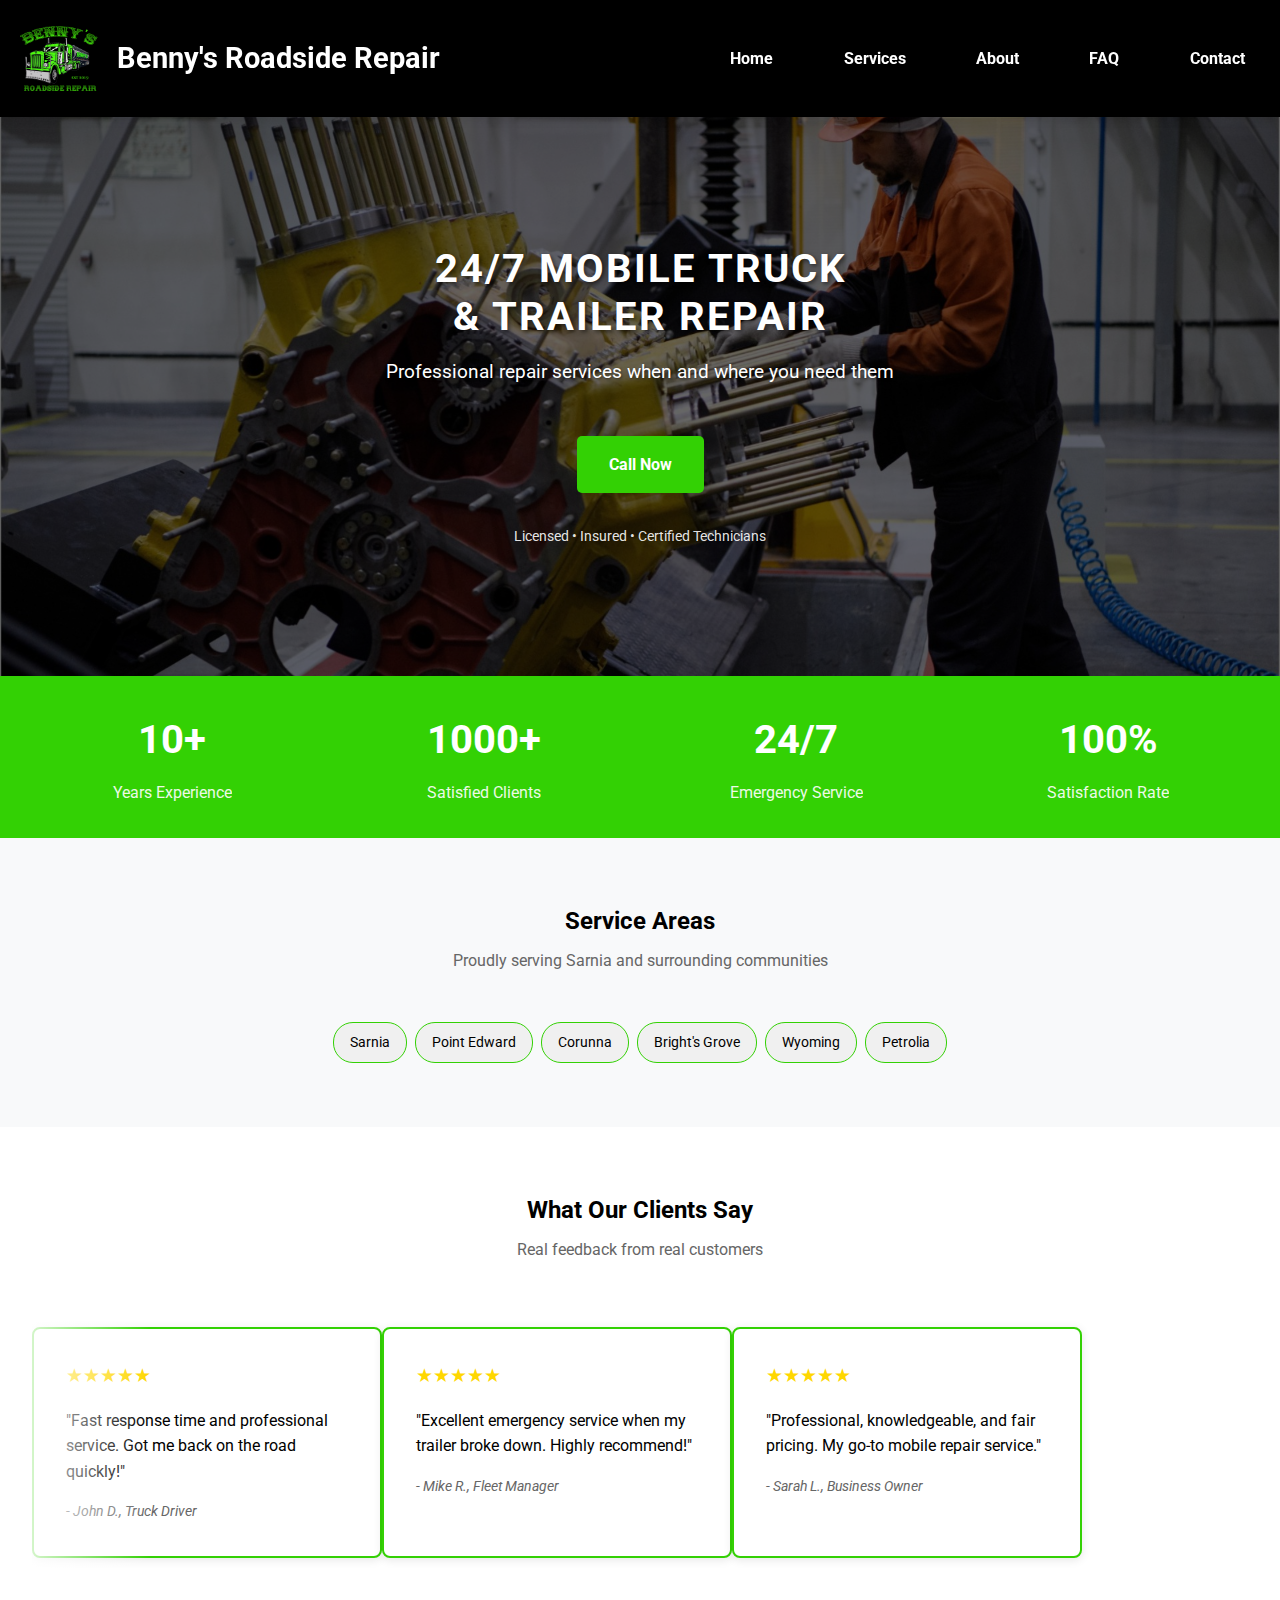
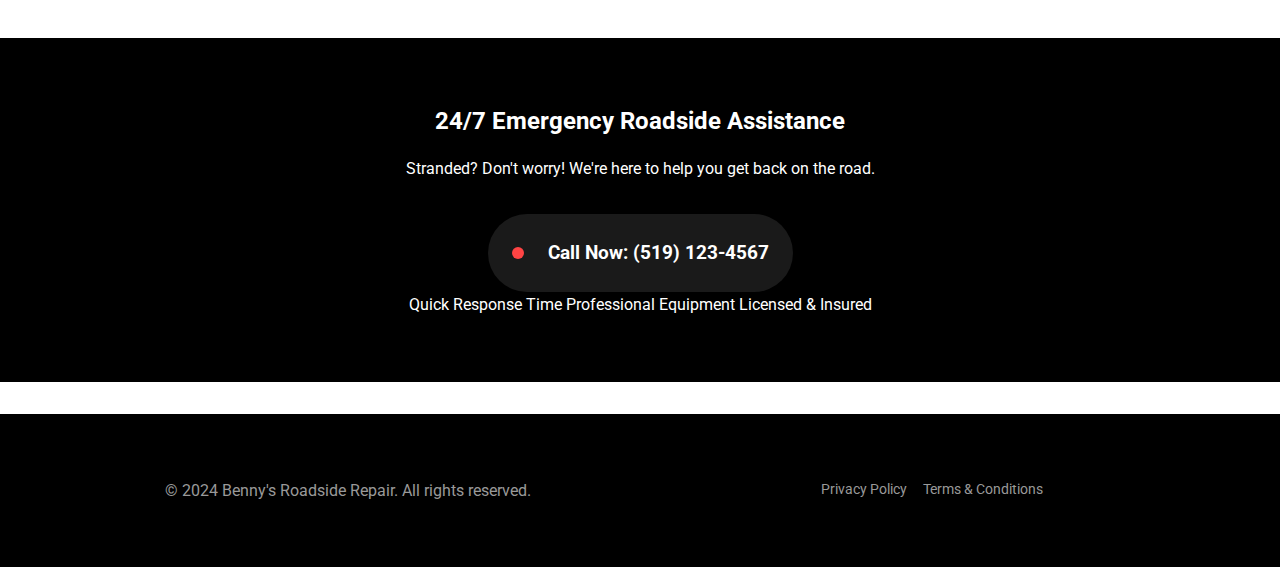
<file: index.html>
<!DOCTYPE html>
<html lang="en">
<head>
    <meta charset="UTF-8">
    <meta name="viewport" content="width=device-width, initial-scale=1.0">
    <title>Benny's Roadside Repair</title>
    <link rel="stylesheet" href="css/styles.css">
    <link rel="icon" type="image/x-icon" href="images/favicon.ico">
    <link href="https://fonts.googleapis.com/css2?family=Roboto:wght@400;700&display=swap" rel="stylesheet">
</head>
<body>
    <header>
        <div class="logo-container">
            <img src="images/logo.png" alt="Benny's Roadside Repair Logo" class="logo">
            <h1>Benny's Roadside Repair</h1>
        <button class="mobile-nav-toggle" aria-expanded="false" aria-controls="main-nav">
            <span class="hamburger-lines">
                <span class="line line1"></span>
                <span class="line line2"></span>
                <span class="line line3"></span>
            </span>
            <span class="sr-only">Menu</span>
        </button>
    </div>
        <nav class="main-nav">
            <ul>
                <li><a href="index.html">Home</a></li>
                <li><a href="pages/services.html">Services</a></li>
                <li><a href="pages/about.html">About</a></li>
                <li><a href="pages/faq.html">FAQ</a></li>
                <li><a href="pages/contact.html">Contact</a></li>
            </ul>
        </nav>
    </header>

    <main>
        <section class="hero" style="background-image: linear-gradient(rgba(0, 0, 0, 0.6), rgba(0, 0, 0, 0.6)), url('images/hero-bg.jpg');">
            <div class="hero-content">
                <h1>24/7 Mobile Truck<br>& Trailer Repair</h1>
                <p>Professional repair services when and where you need them</p>
                <div class="hero-buttons">
                    <a href="tel:+15191234567" class="cta-button">Call Now</a>
                </div>
                <div class="certifications">
                    <span>Licensed</span> • <span>Insured</span> • <span>Certified Technicians</span>
                </div>
            </div>
        </section>

        <section class="stats-banner">
            <div class="stat-item">
                <span class="stat-number">10+</span>
                <span class="stat-label">Years Experience</span>
            </div>
            <div class="stat-item">
                <span class="stat-number">1000+</span>
                <span class="stat-label">Satisfied Clients</span>
            </div>
            <div class="stat-item">
                <span class="stat-number">24/7</span>
                <span class="stat-label">Emergency Service</span>
            </div>
            <div class="stat-item">
                <span class="stat-number">100%</span>
                <span class="stat-label">Satisfaction Rate</span>
            </div>
        </section>

        <section class="service-area">
            <div class="section-header">
                <h2>Service Areas</h2>
                <p>Proudly serving Sarnia and surrounding communities</p>
            </div>
            <div class="service-areas">
                <span class="area-tag">Sarnia</span>
                <span class="area-tag">Point Edward</span>
                <span class="area-tag">Corunna</span>
                <span class="area-tag">Bright's Grove</span>
                <span class="area-tag">Wyoming</span>
                <span class="area-tag">Petrolia</span>
            </div>
        </section>

        <section class="testimonials">
            <div class="section-header">
                <h2>What Our Clients Say</h2>
                <p>Real feedback from real customers</p>
            </div>
            <div class="testimonial-grid">
                <div class="testimonial-card">
                    <div class="stars">★★★★★</div>
                    <p>"Fast response time and professional service. Got me back on the road quickly!"</p>
                    <div class="testimonial-author">- John D., Truck Driver</div>
                </div>
                <div class="testimonial-card">
                    <div class="stars">★★★★★</div>
                    <p>"Excellent emergency service when my trailer broke down. Highly recommend!"</p>
                    <div class="testimonial-author">- Mike R., Fleet Manager</div>
                </div>
                <div class="testimonial-card">
                    <div class="stars">★★★★★</div>
                    <p>"Professional, knowledgeable, and fair pricing. My go-to mobile repair service."</p>
                    <div class="testimonial-author">- Sarah L., Business Owner</div>
                </div>
            </div>
        </section>

        <section class="emergency-call">
            <div class="container">
                <div class="emergency-content">
                    <h2>24/7 Emergency Roadside Assistance</h2>
                    <p>Stranded? Don't worry! We're here to help you get back on the road.</p>
                    <div class="emergency-banner">
                        <span class="pulse-dot"></span>
                        <a href="tel:+15191234567" class="emergency-button">
                            <i class="fas fa-phone"></i>
                            Call Now: (519) 123-4567
                        </a>
                    </div>
                    <div class="emergency-badges">
                        <span class="badge"><i class="fas fa-check-circle"></i> Quick Response Time</span>
                        <span class="badge"><i class="fas fa-tools"></i> Professional Equipment</span>
                        <span class="badge"><i class="fas fa-shield-alt"></i> Licensed & Insured</span>
                    </div>
                </div>
            </div>
        </section>
    </main>

    <footer>
        <div class="footer-content">
            <p>&copy; 2024 Benny's Roadside Repair. All rights reserved.</p>
            <div class="footer-links">
                <a href="privacy-policy.html">Privacy Policy</a>
                <a href="terms-conditions.html">Terms & Conditions</a>
            </div>
        </div>
    </footer>

    <script src="js/script.js"></script>
</body>
</html>
</file>
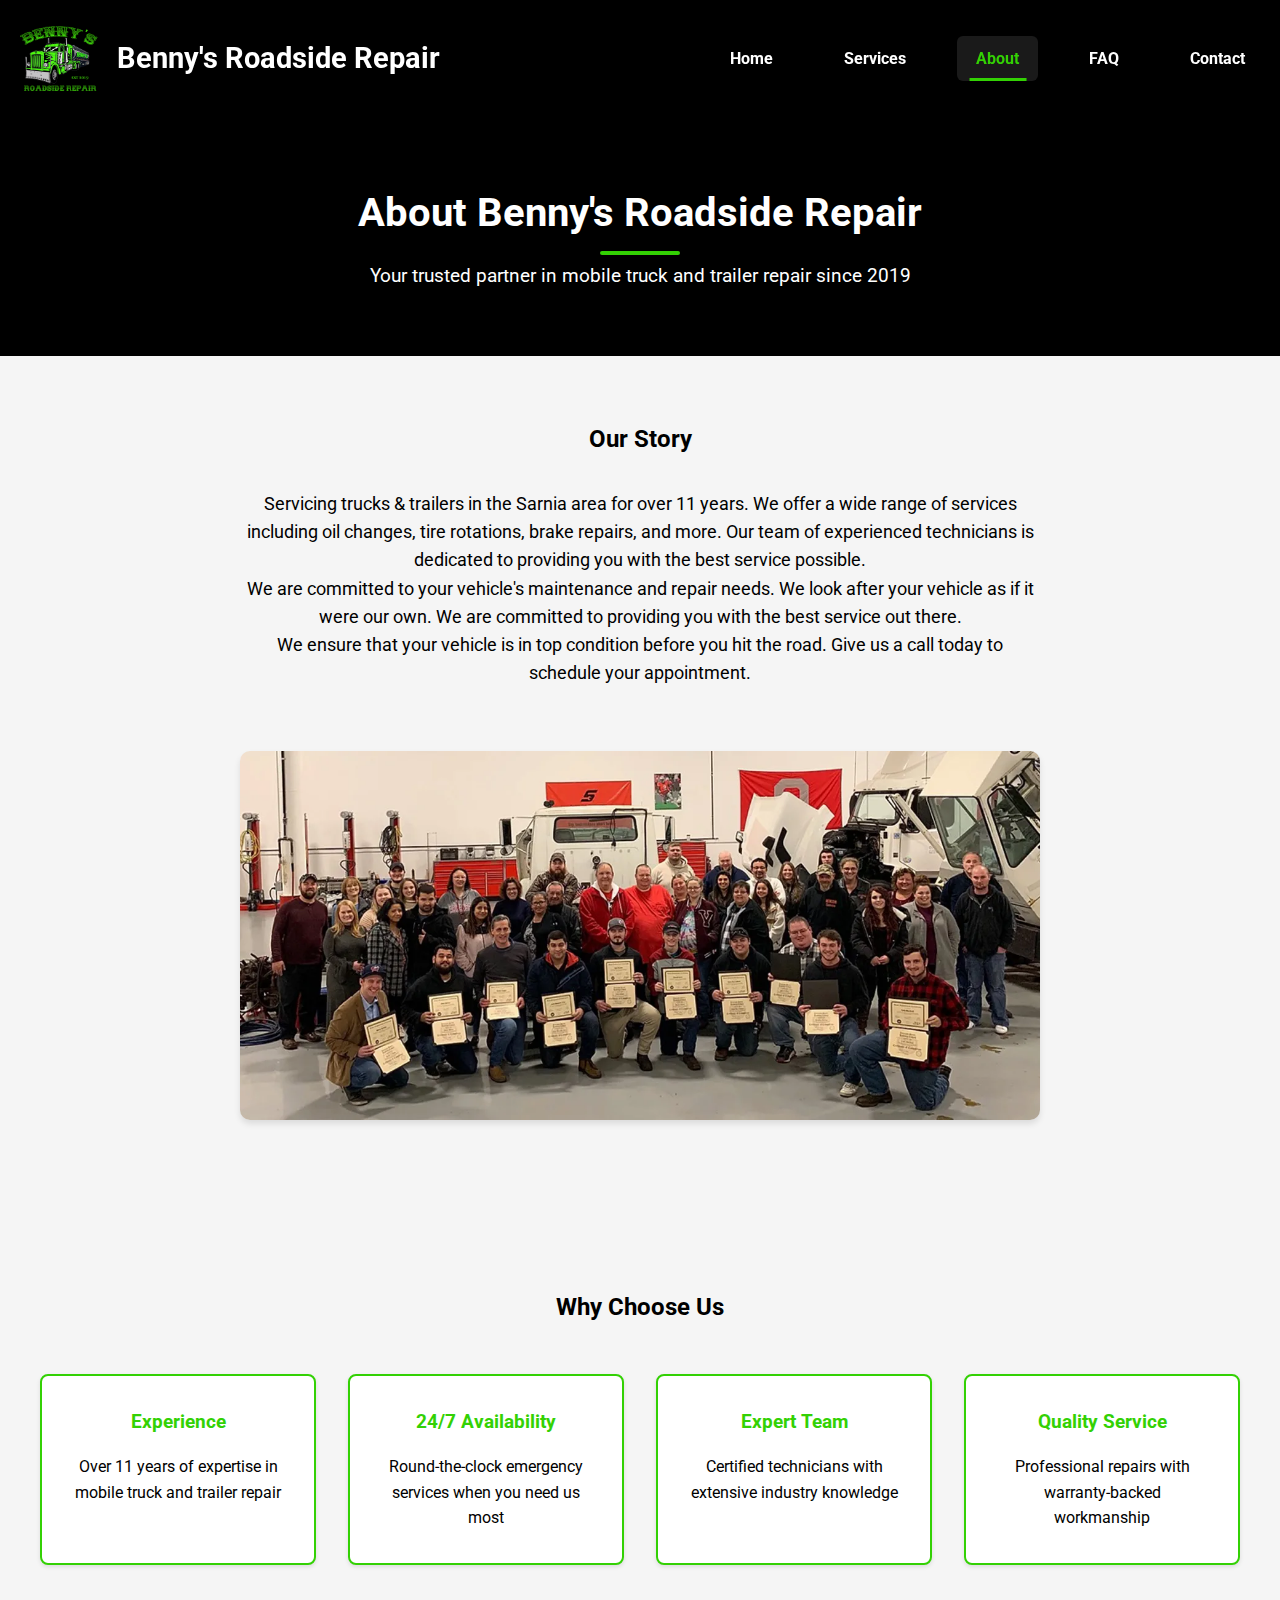
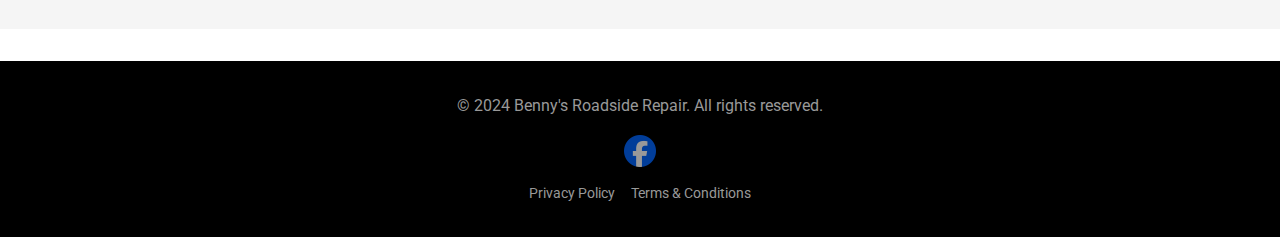
<file: pages/about.html>
<!DOCTYPE html>
<html lang="en">
<head>
    <meta charset="UTF-8">
    <meta name="viewport" content="width=device-width, initial-scale=1.0">
    <title>About - Benny's Roadside Repair</title>
    <link rel="stylesheet" href="../css/styles.css">
    <link rel="icon" type="image/x-icon" href="../images/header/favicon.ico">
    <link href="https://fonts.googleapis.com/css2?family=Roboto:wght@400;700&display=swap" rel="stylesheet">
</head>
<body>
    <!-- Header -->
    <header>
        <div class="logo-container">
            <img src="../images/header/logo.png" alt="Benny's Roadside Repair Logo" class="logo">
            <h1>Benny's Roadside Repair</h1>
        <button class="mobile-nav-toggle" aria-expanded="false" aria-controls="main-nav">
            <span class="hamburger-lines">
                <span class="line line1"></span>
                <span class="line line2"></span>
                <span class="line line3"></span>
            </span>
            <span class="sr-only">Menu</span>
        </button>
        </div>
        <nav class="main-nav">
            <ul>
                <li><a href="../index.html">Home</a></li>
                <li><a href="services.html">Services</a></li>
                <li><a href="about.html" class="active">About</a></li>
                <li><a href="faq.html">FAQ</a></li>
                <li><a href="contact.html">Contact</a></li>
            </ul>
        </nav>
    </header>

    <main>
        <!-- About Hero Section -->
        <section class="about-hero">
            <h1>About Benny's Roadside Repair<span class="underline"></span></h1>
            <p>Your trusted partner in mobile truck and trailer repair since 2019</p>
        </section>

        <!-- Our Story Section -->
        <section class="about-story">
            <div class="story-content">
                <h2>Our Story</h2>
                <p>Servicing trucks & trailers in the Sarnia area for over 11 years. We offer a wide range of services including oil changes, tire rotations, brake repairs, and more. Our team of experienced technicians is dedicated to providing you with the best service possible. <br> We are committed to your vehicle's maintenance and repair needs. We look after your vehicle as if it were our own. We are committed to providing you with the best service out there. <br> We ensure that your vehicle is in top condition before you hit the road. Give us a call today to schedule your appointment.</p>
                <img src="../images/about/team.jpg" alt="Benny's Repair Team" class="team-image">
            </div>
        </section>

        <!-- Why Choose Us Section -->
        <section class="why-choose-us">
            <h2>Why Choose Us</h2>
            <div class="features-grid">
                <div class="feature-card">
                    <h3>Experience</h3>
                    <p>Over 11 years of expertise in mobile truck and trailer repair</p>
                </div>
                
                <div class="feature-card">
                    <h3>24/7 Availability</h3>
                    <p>Round-the-clock emergency services when you need us most</p>
                </div>
                
                <div class="feature-card">
                    <h3>Expert Team</h3>
                    <p>Certified technicians with extensive industry knowledge</p>
                </div>
                
                <div class="feature-card">
                    <h3>Quality Service</h3>
                    <p>Professional repairs with warranty-backed workmanship</p>
                </div>
            </div>
        </section>
    </main>
    <footer>
        <div class="footer-wrapper">
            <div class="footer-text">
                <p>© 2024 Benny's Roadside Repair. All rights reserved.</p>
                <a href="https://www.facebook.com/people/Bennys-Roadside-Repair/100084636440588/" class="social-link" target="_blank">
                    <img src="../images/social/facebook-logo.png" alt="Facebook">
                </a>    
                <div class="footer-links">
                    <a href="#">Privacy Policy</a>  
                    <a href="#">Terms & Conditions</a>
                </div>
            </div>
        </div>
    </footer>


    <script src="../js/script.js"></script>
</body>
</html>
</file>
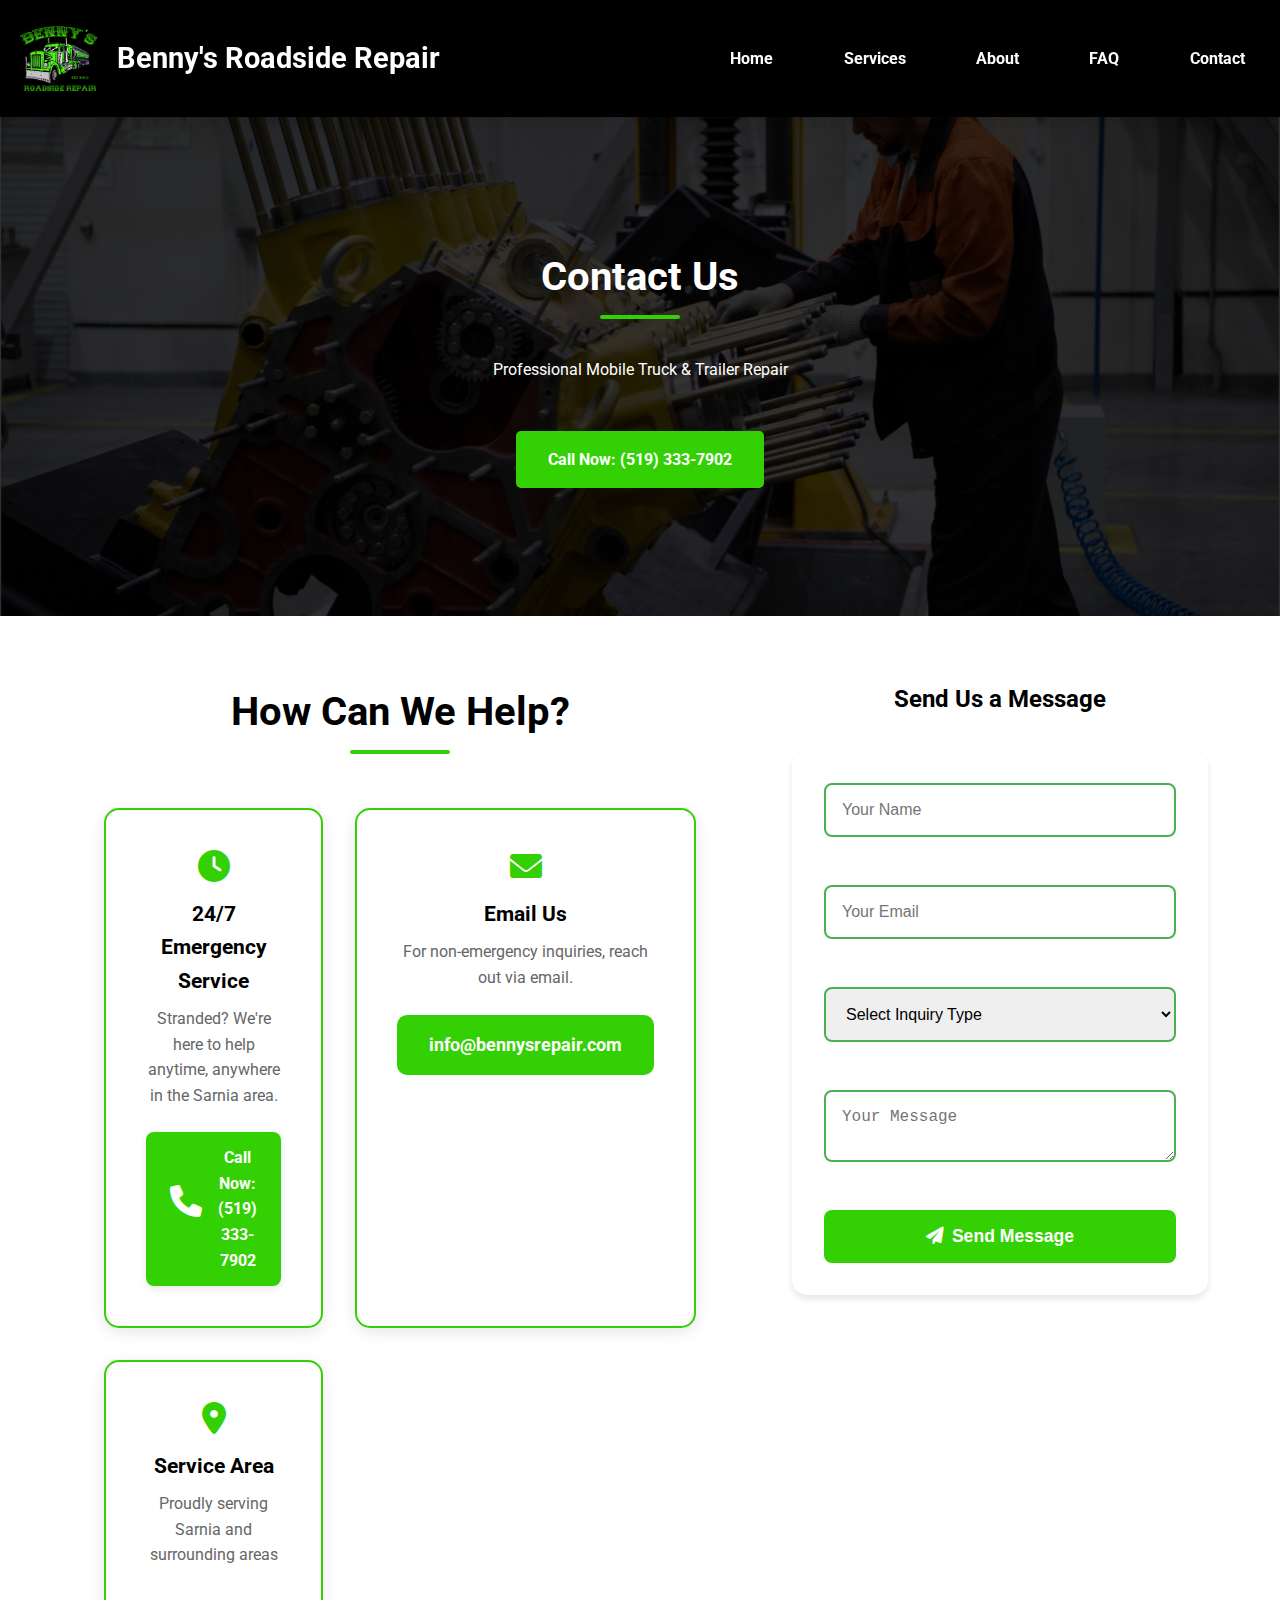
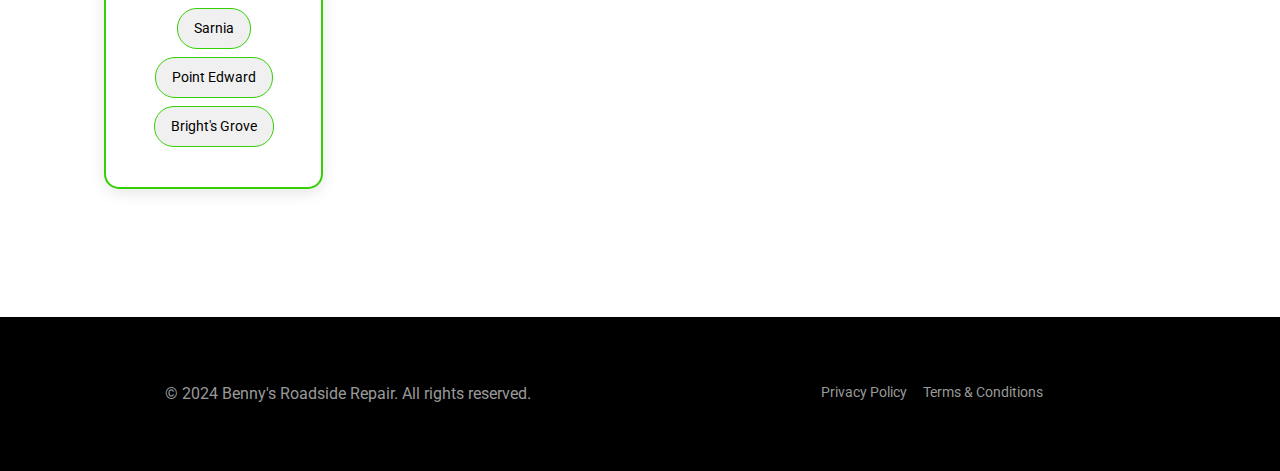
<file: pages/contact.html>
<!DOCTYPE html>
<html lang="en">
<head>
    <meta charset="UTF-8">
    <meta name="viewport" content="width=device-width, initial-scale=1.0">
    <title>Contact - Benny's Roadside Repair</title>
    <link rel="stylesheet" href="../css/styles.css">
    <link rel="icon" type="image/x-icon" href="../images/header/favicon.ico">
    <link href="https://fonts.googleapis.com/css2?family=Roboto:wght@400;700&display=swap" rel="stylesheet">
    <link rel="stylesheet" href="https://cdnjs.cloudflare.com/ajax/libs/font-awesome/6.0.0/css/all.min.css">
</head>
<body>
    <!-- Header (same as other pages) -->
    <header>
        <div class="logo-container">
            <img src="../images/header/logo.png" alt="Benny's Roadside Repair Logo" class="logo">
            <h1>Benny's Roadside Repair</h1>
        <button class="mobile-nav-toggle" aria-expanded="false" aria-controls="main-nav">
            <span class="hamburger-lines">
                <span class="line line1"></span>
                <span class="line line2"></span>
                <span class="line line3"></span>
            </span>
            <span class="sr-only">Menu</span>
        </button>
        </div>
        <nav class="main-nav">
            <ul>
                <li><a href="../index.html">Home</a></li>
                <li><a href="services.html">Services</a></li>
                <li><a href="about.html">About</a></li>
                <li><a href="faq.html">FAQ</a></li>
                <li><a href="contact.html">Contact</a></li>
            </ul>
        </nav>
    </header>

    <main>
        <section class="contact-hero">
            <div class="hero-content">
                <h1>Contact Us<span class="underline"></span></h1>
                <p>Professional Mobile Truck & Trailer Repair</p>
                <div class="hero-buttons">
                    <a href="tel:519-333-7902" class="cta-button">Call Now: (519) 333-7902</a>
                </div>
            </div>
        </section>

        <section class="contact-content">
            <div class="contact-info">
                <h2>How Can We Help?</h2>
                <div class="contact-details">
                    <div class="contact-item emergency-item">
                        <i class="fas fa-clock"></i>
                        <h3>24/7 Emergency Service</h3>
                        <p>Stranded? We're here to help anytime, anywhere in the Sarnia area.</p>
                        <a href="tel:519-333-7902" class="emergency-phone-button">
                            <i class="fas fa-phone"></i> Call Now: (519) 333-7902
                        </a>
                    </div>
                    
                    <div class="contact-item">
                        <i class="fas fa-envelope"></i>
                        <h3>Email Us</h3>
                        <p>For non-emergency inquiries, reach out via email.</p>
                        <a href="mailto:info@bennysrepair.com" class="email-button">
                            info@bennysrepair.com
                        </a>
                    </div>
                    
                    <div class="contact-item">
                        <i class="fas fa-map-marker-alt"></i>
                        <h3>Service Area</h3>
                        <p>Proudly serving Sarnia and surrounding areas</p>
                        <div class="service-areas">
                            <span class="area-tag">Sarnia</span>
                            <span class="area-tag">Point Edward</span>
                            <span class="area-tag">Bright's Grove</span>
                        </div>
                    </div>
                </div>
            </div>

            <div class="contact-form-container">
                <h2>Send Us a Message</h2>
                <form class="contact-form" id="contactForm">
                    <div class="form-group">
                        <input type="text" id="name" placeholder="Your Name" required>
                        <span class="focus-border green-border"></span>
                    </div>
                    <div class="form-group">
                        <input type="email" id="email" placeholder="Your Email" required>
                        <span class="focus-border green-border"></span>
                    </div>
                    <div class="form-group">
                        <select id="inquiry-type" required class="green-border">
                            <option value="" disabled selected>Select Inquiry Type</option>
                            <option value="quote">Request a Quote</option>
                            <option value="service">Service Information</option>
                            <option value="feedback">Feedback</option>
                            <option value="other">Other</option>
                        </select>
                    </div>
                    <div class="form-group">
                        <textarea id="message" placeholder="Your Message" required></textarea>
                        <span class="focus-border green-border"></span>
                    </div>
                    <button type="submit" class="submit-button">
                        <i class="fas fa-paper-plane"></i> Send Message
                    </button>
                </form>
            </div>
        </section>
    </main>

    <!-- Footer (same as other pages) -->
    <footer>
        <div class="footer-content">
            <p>&copy; 2024 Benny's Roadside Repair. All rights reserved.</p>
            <div class="footer-links">
                <a href="privacy-policy.html">Privacy Policy</a>
                <a href="terms-conditions.html">Terms & Conditions</a>
            </div>
        </div>
    </footer>
    <script src="../js/script.js"></script>
</body>
</html>
</file>
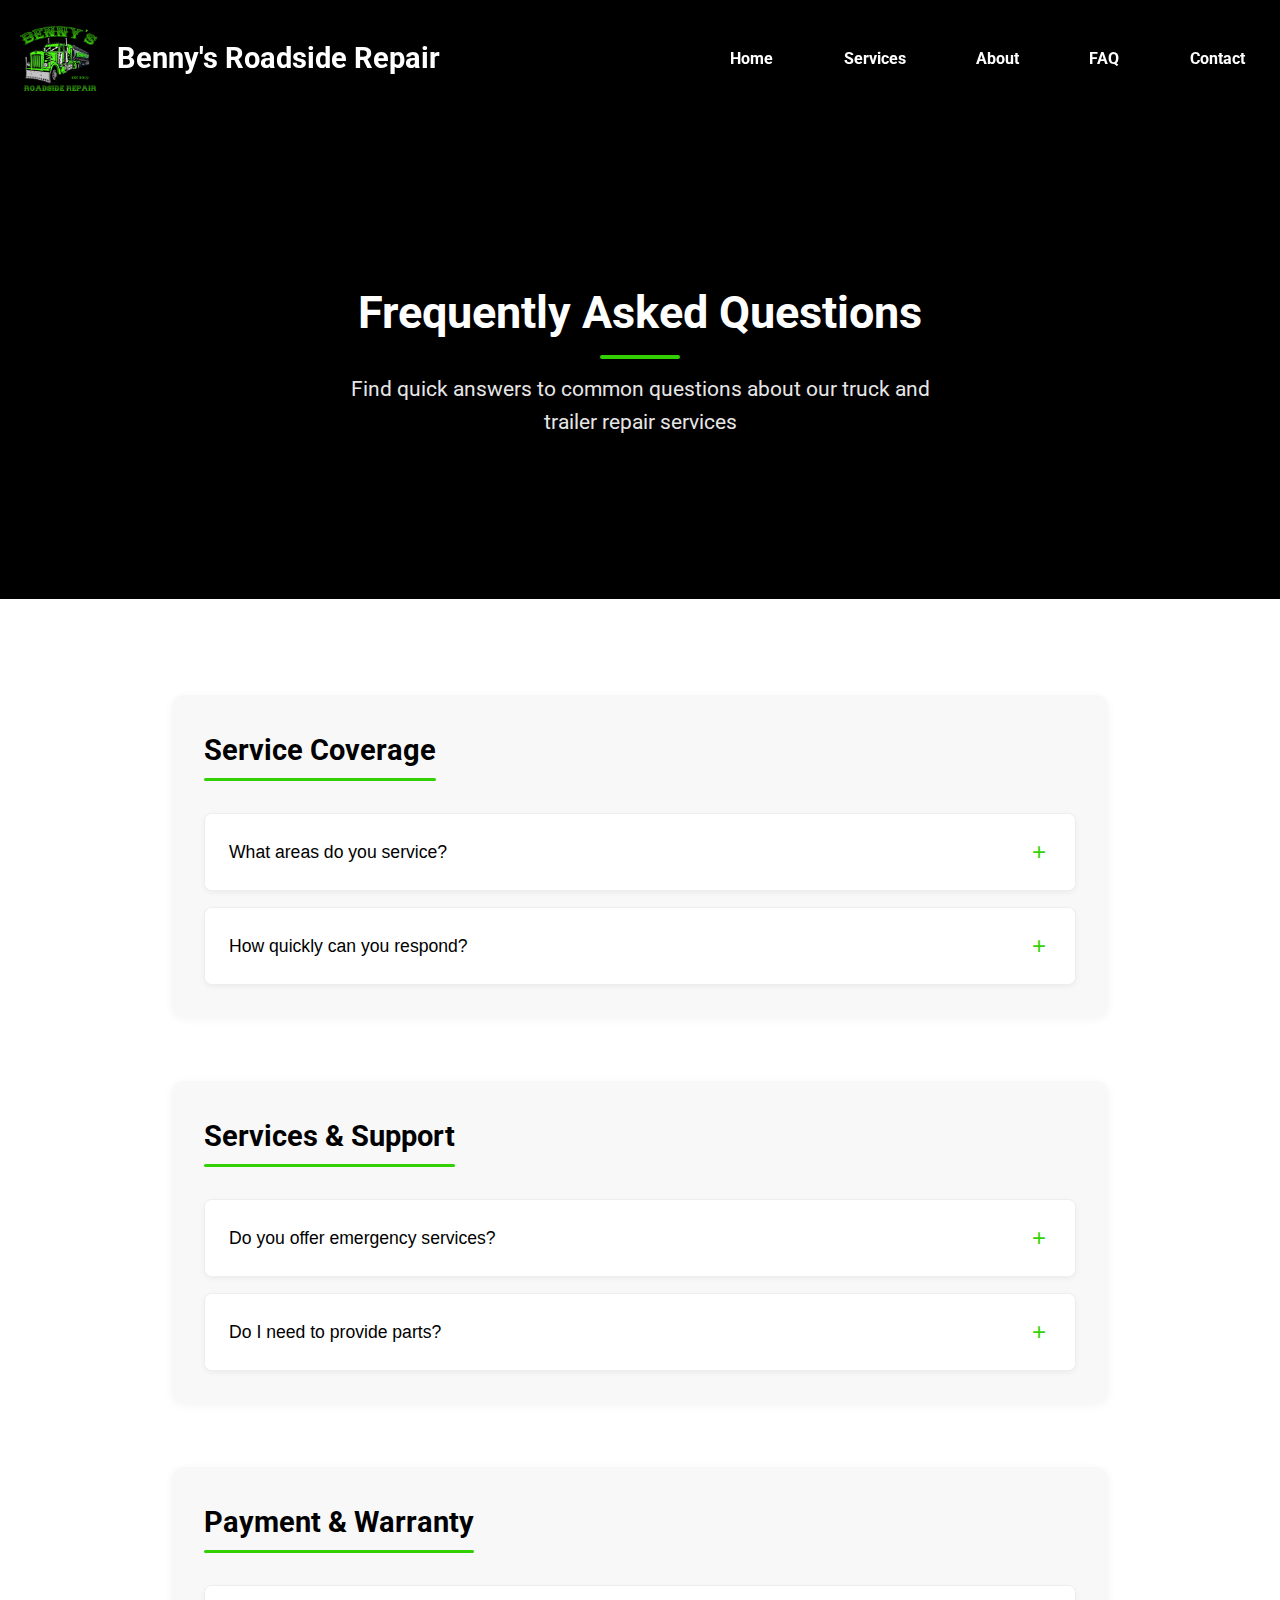
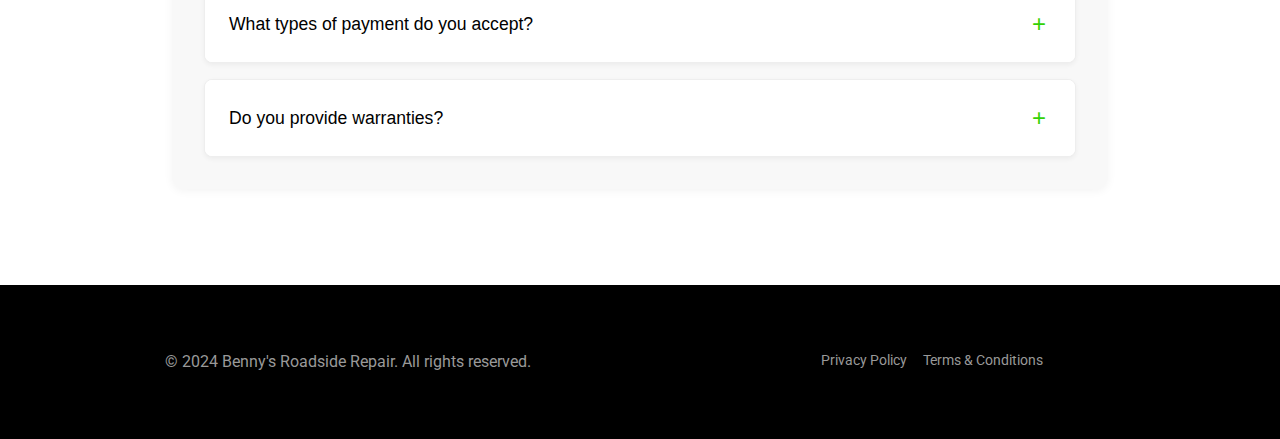
<file: pages/faq.html>
<!DOCTYPE html>
<html lang="en">
<head>
    <meta charset="UTF-8">
    <meta name="viewport" content="width=device-width, initial-scale=1.0">
    <title>FAQ - Benny's Roadside Repair</title>
    <link rel="stylesheet" href="../css/styles.css">
    <link rel="icon" type="image/x-icon" href="../images/header/favicon.ico">
    <link href="https://fonts.googleapis.com/css2?family=Roboto:wght@400;700&display=swap" rel="stylesheet">
</head>
<body>
    <!-- Header (same as other pages) -->
    <header>
        <div class="logo-container">
            <img src="../images/header/logo.png" alt="Benny's Roadside Repair Logo" class="logo">
            <h1>Benny's Roadside Repair</h1>
            <button class="mobile-nav-toggle" aria-expanded="false" aria-controls="main-nav">
                <span class="hamburger-lines">
                    <span class="line line1"></span>
                    <span class="line line2"></span>
                    <span class="line line3"></span>
                </span>
                <span class="sr-only">Menu</span>
            </button>
        </div>
        <nav class="main-nav">
            <ul>
                <li><a href="../index.html">Home</a></li>
                <li><a href="services.html">Services</a></li>
                <li><a href="about.html">About</a></li>
                <li><a href="faq.html">FAQ</a></li>
                <li><a href="contact.html">Contact</a></li>
            </ul>
        </nav>
    </header>

    <main>
        <section class="faq-hero">
            <div class="hero-overlay"></div>
            <div class="hero-content">
                <h1>Frequently Asked Questions</h1>
                <p>Find quick answers to common questions about our truck and trailer repair services</p>
            </div>
        </section>

        <section class="faq-content">
            <div class="faq-categories">
                <div class="category">
                    <h2>Service Coverage</h2>
                    <div class="faq-accordion">
                        <div class="faq-item">
                            <button class="accordion-trigger">
                                <h3>What areas do you service?</h3>
                                <span class="icon">+</span>
                            </button>
                            <div class="accordion-content">
                                <p>We primarily service the Sarnia area and surrounding communities. Additional travel fees may apply for locations outside of Sarnia.</p>
                            </div>
                        </div>
                        
                        <div class="faq-item">
                            <button class="accordion-trigger">
                                <h3>How quickly can you respond?</h3>
                                <span class="icon">+</span>
                            </button>
                            <div class="accordion-content">
                                <p>Our average response time is within 1-2 hours for emergency calls, depending on location and current workload.</p>
                            </div>
                        </div>
                    </div>
                </div>

                <div class="category">
                    <h2>Services & Support</h2>
                    <div class="faq-accordion">
                        <div class="faq-item">
                            <button class="accordion-trigger">
                                <h3>Do you offer emergency services?</h3>
                                <span class="icon">+</span>
                            </button>
                            <div class="accordion-content">
                                <p>Yes! We provide 24/7 emergency roadside repair services for trucks and trailers.</p>
                            </div>
                        </div>
                        
                        <div class="faq-item">
                            <button class="accordion-trigger">
                                <h3>Do I need to provide parts?</h3>
                                <span class="icon">+</span>
                            </button>
                            <div class="accordion-content">
                                <p>No, we bring all necessary tools and parts to complete your repair on-site.</p>
                            </div>
                        </div>
                    </div>
                </div>

                <div class="category">
                    <h2>Payment & Warranty</h2>
                    <div class="faq-accordion">
                        <div class="faq-item">
                            <button class="accordion-trigger">
                                <h3>What types of payment do you accept?</h3>
                                <span class="icon">+</span>
                            </button>
                            <div class="accordion-content">
                                <p>We accept cash, major credit cards, and e-transfer payments for your convenience.</p>
                            </div>
                        </div>
                        
                        <div class="faq-item">
                            <button class="accordion-trigger">
                                <h3>Do you provide warranties?</h3>
                                <span class="icon">+</span>
                            </button>
                            <div class="accordion-content">
                                <p>Yes, we stand behind our work with warranties on both parts and labor. Specific warranty terms vary by service.</p>
                            </div>
                        </div>
                    </div>
                </div>
            </div>
        </section>
    </main>

    <!-- Footer (same as other pages) -->
    <footer>
        <div class="footer-content">
            <p>&copy; 2024 Benny's Roadside Repair. All rights reserved.</p>
            <div class="footer-links">
                <a href="privacy-policy.html">Privacy Policy</a>
                <a href="terms-conditions.html">Terms & Conditions</a>
            </div>
        </div>
    </footer>

    <script src="../js/script.js"></script>
</body>
</html>
</file>
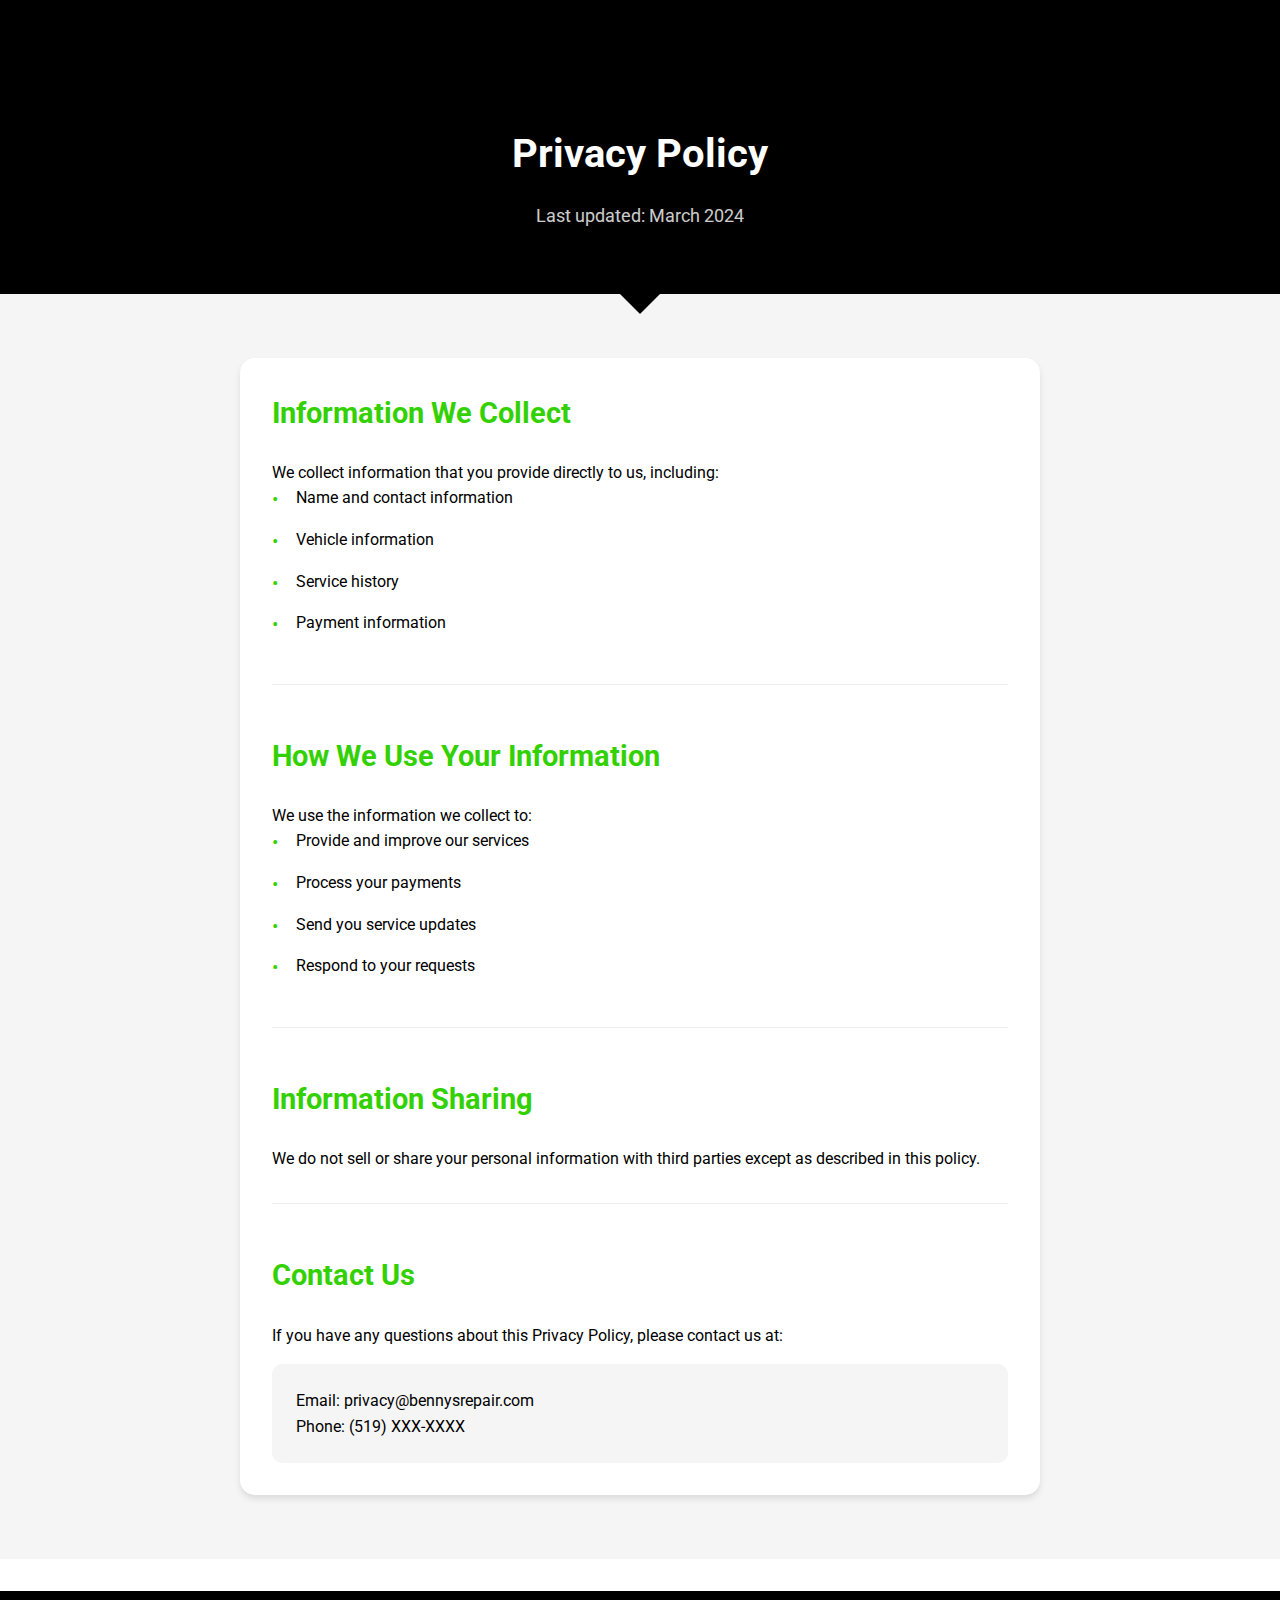
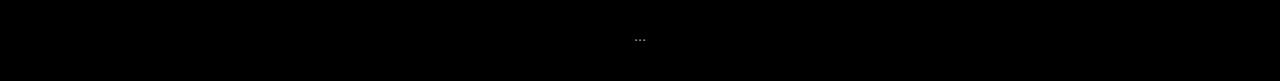
<file: pages/privacy-policy.html>
<!DOCTYPE html>
<html lang="en">
<head>
    <meta charset="UTF-8">
    <meta name="viewport" content="width=device-width, initial-scale=1.0">
    <title>Privacy Policy - Benny's Roadside Repair</title>
    <link rel="stylesheet" href="../css/styles.css">
    <link rel="icon" type="image/x-icon" href="../images/favicon.ico">
    <link href="https://fonts.googleapis.com/css2?family=Roboto:wght@400;700&display=swap" rel="stylesheet">
</head>
<body>
    <!-- Header (same as other pages) -->
    <header>...</header>

    <main>
        <section class="legal-hero">
            <h1>Privacy Policy</h1>
            <p>Last updated: March 2024</p>
        </section>

        <section class="legal-content">
            <div class="legal-container">
                <div class="legal-section">
                    <h2>Information We Collect</h2>
                    <p>We collect information that you provide directly to us, including:</p>
                    <ul>
                        <li>Name and contact information</li>
                        <li>Vehicle information</li>
                        <li>Service history</li>
                        <li>Payment information</li>
                    </ul>
                </div>

                <div class="legal-section">
                    <h2>How We Use Your Information</h2>
                    <p>We use the information we collect to:</p>
                    <ul>
                        <li>Provide and improve our services</li>
                        <li>Process your payments</li>
                        <li>Send you service updates</li>
                        <li>Respond to your requests</li>
                    </ul>
                </div>

                <div class="legal-section">
                    <h2>Information Sharing</h2>
                    <p>We do not sell or share your personal information with third parties except as described in this policy.</p>
                </div>

                <div class="legal-section">
                    <h2>Contact Us</h2>
                    <p>If you have any questions about this Privacy Policy, please contact us at:</p>
                    <div class="contact-box">
                        <p>Email: privacy@bennysrepair.com</p>
                        <p>Phone: (519) XXX-XXXX</p>
                    </div>
                </div>
            </div>
        </section>
    </main>

    <!-- Footer (same as other pages) -->
    <footer>...</footer>

    <script src="../js/script.js"></script>
</body>
</html>
</file>
<file: css/styles.css>
:root {
    --primary-color: #33d104;
    --dark-color: #000000;
}

* {
    margin: 0;
    padding: 0;
    box-sizing: border-box;
}

body {
    font-family: 'Roboto', sans-serif;
    line-height: 1.6;
}

header {
    background-color: var(--dark-color);
    padding: 1rem;
    box-shadow: 0 2px 10px rgba(0, 0, 0, 0.1);
    display: flex;
    justify-content: space-between;
    align-items: center;
    position: sticky;
    top: 0;
    z-index: 1000;
    width: 100%;
}

.logo-container {
    display: flex;
    align-items: center;
    gap: 1rem;
    width: auto;
}

.logo {
    width: 85px;
    height: 85px;
    transition: transform 0.3s ease;
}

.logo:hover {
    transform: scale(1.05);
}

.logo-container h1 {
    color: white;
    font-size: 1.8rem;
}

.main-nav {
    display: flex;
    align-items: center;
}

.main-nav ul {
    display: flex;
    gap: 1rem;
    list-style: none;
    align-items: center;
    margin: 0;
    padding: 0;
}

.main-nav a {
    color: white;
    text-decoration: none;
    font-weight: 500;
    font-size: 1rem;
    padding: 0.8rem 1.2rem;
    border-radius: 6px;
    transition: all 0.3s ease;
    position: relative;
}

.main-nav a::after {
    content: '';
    position: absolute;
    bottom: 0;
    left: 50%;
    transform: translateX(-50%);
    width: 0;
    height: 3px;
    background-color: var(--primary-color);
    transition: width 0.3s ease;
}

.main-nav a:hover {
    color: var(--primary-color);
    background-color: rgba(255, 255, 255, 0.1);
}

.main-nav a:hover::after {
    width: 70%;
}

/* Active state for current page */
.main-nav a.active {
    color: var(--primary-color);
    background-color: rgba(255, 255, 255, 0.1);
}

.main-nav a.active::after {
    width: 70%;
}

/* Responsive Design */
@media (max-width: 768px) {
    header {
        position: relative;
        flex-direction: column;
        padding: 1rem;
        gap: 0;
    }

    .logo-container {
        margin-bottom: 1rem;
    }

    .logo-container h1 {
        font-size: 1.5rem;
    }

    .main-nav {
        width: 100%;
        margin-top: 1rem;
    }

    .main-nav ul {
        flex-direction: column;
        width: 100%;
        gap: 0.5rem;
    }

    .main-nav a {
        display: block;
        text-align: center;
        padding: 0.8rem;
        width: 100%;
    }

    .main-nav a::after {
        display: none;
    }

    .mobile-nav-toggle {
        display: block;
        width: 32px;
        height: 26px;
        margin: -20px auto 0;
        background: transparent;
        border: none;
        cursor: pointer;
        padding: 0;
        position: relative;
        z-index: 1002;
    }

    .main-nav.active {
        display: block;
        position: fixed;
        top: 0;
        left: 0;
        width: 100%;
        height: 100vh;
        background-color: var(--dark-color);
        padding-top: 60px;
        z-index: 1001;
    }

    /* When menu is open, fix the position */
    .mobile-nav-toggle[aria-expanded="true"] {
        position: fixed;    
        top: 15px;         /* Changed from -15px to 15px to move it down */
        left: 50%;         
        transform: translateX(-50%);  
        z-index: 1002;     
    }

    /* Style for the expanded menu */
    .main-nav.active {
        display: block;
        position: fixed;
        top: 0;
        left: 0;
        width: 100%;
        height: 100vh;
        background-color: var(--dark-color);
        padding-top: 60px;  /* Increased padding to make room for X */
        z-index: 1001;
    }

    /* Ensure the X lines remain visible */
    .mobile-nav-toggle[aria-expanded="true"] .line {
        background-color: var(--primary-color);
    }
}

.hero {
    background-image: linear-gradient(rgba(0, 0, 0, 0.6), rgba(0, 0, 0, 0.6)), url('../images/hero-image.jpg');
    background-size: cover;
    background-position: center;
    color: white;
    padding: 6rem 2rem;
    text-align: center;
    min-height: 60vh;
}

.hero-content {
    max-width: 800px;
    margin: 0 auto;
    position: relative;
    z-index: 1;
}

.hero h1 {
    font-size: 2.5rem;
    margin-bottom: 1rem;
    text-shadow: 2px 2px 4px rgba(0, 0, 0, 0.5);
    letter-spacing: 0.05em;
    line-height: 1.2;
    text-transform: uppercase;
    position: relative;
    display: inline-block;
}

.title-underline {
    content: '';
    position: absolute;
    bottom: -15px;
    left: 50%;
    transform: translateX(-50%);
    width: 80px;
    height: 4px;
    background-color: var(--primary-color);
    display: block;
    border-radius: 2px;
}

.hero p {
    font-size: 1.2rem;
    margin-bottom: 2rem;
    text-shadow: 1px 1px 3px rgba(0, 0, 0, 0.5);
}

.cta-button {
    display: inline-block;
    background-color: var(--primary-color);
    color: white;
    padding: 1rem 2rem;
    text-decoration: none;
    border-radius: 5px;
    margin-top: 1rem;
    font-weight: bold;
    transition: background-color 0.3s;
}

.cta-button:hover {
    background-color: #68a339;
}

.features {
    display: grid;
    grid-template-columns: repeat(auto-fit, minmax(300px, 1fr));
    gap: 2rem;
    padding: 4rem 2rem;
    background-color: #f5f5f5;
}

.feature-card {
    background-color: white;
    padding: 2rem;
    border-radius: 10px;
    box-shadow: 0 2px 5px rgba(0,0,0,0.1);
    border: 2px solid var(--primary-color);
}

.feature-card h3 {
    color: var(--primary-color);
    margin-bottom: 1rem;
}

.services {
    padding: 4rem 2rem;
    text-align: center;
}

.service-grid {
    display: grid;
    grid-template-columns: repeat(auto-fit, minmax(200px, 1fr));
    gap: 1rem;
    margin-top: 2rem;
}

.service-item {
    background-color: var(--primary-color);
    color: white;
    padding: 1rem;
    border-radius: 5px;
    font-weight: bold;
}

footer {
    background-color: var(--dark-color);
    color: white;
    text-align: center;
    padding: 1rem;
    margin-top: 2rem;
}

.main-nav ul {
    list-style: none;
    display: flex;
    gap: 2rem;
}

.main-nav a {
    color: white;
    text-decoration: none;
    font-weight: bold;
    transition: color 0.3s;
}

.main-nav a:hover {
    color: var(--primary-color);
}

.footer-content {
    display: flex;
    flex-direction: column;
    gap: 1rem;
    align-items: center;
}

.footer-links {
    display: flex;
    gap: 2rem;
}

.footer-links a {
    color: white;
    text-decoration: none;
    font-size: 0.9rem;
    transition: color 0.3s;
}

.footer-links a:hover {
    color: var(--primary-color);
}

@media (max-width: 768px) {
    header {
        flex-direction: column;
        text-align: center;
        gap: 1rem;
    }

    .main-nav ul {
        flex-direction: column;
        gap: 1rem;
    }

    .hero h1 {
        font-size: 2rem;
    }
}

.page-header {
    background-color: var(--dark-color);
    color: white;
    padding: 3rem 2rem;
    text-align: center;
}

.page-header h1 {
    font-size: 2.5rem;
    margin-bottom: 1rem;
}

/* Services Page */
.services-content {
    padding: 4rem 2rem;
    max-width: 1200px;
    margin: 0 auto;
}

/* Contact Page */
.contact-content {
    padding: 4rem 2rem;
    max-width: 1200px;
    margin: 0 auto;
    text-align: center;
}

.contact-info h2 {
    font-size: 2.5rem;
    margin-bottom: 3rem;
    position: relative;
    display: inline-block;
}

/* Underline for heading */
.contact-info h2::after {
    content: '';
    position: absolute;
    bottom: -10px;
    left: 50%;
    transform: translateX(-50%);
    width: 100px;
    height: 4px;
    background-color: var(--primary-color);
    border-radius: 2px;
}

.contact-details {
    display: grid;
    grid-template-columns: repeat(2, 1fr);
    gap: 2rem;
    max-width: 1000px;
    margin: 0 auto;
    padding: 2rem;
}

.contact-item {
    background: white;
    padding: 2.5rem;
    border-radius: 15px;
    box-shadow: 0 4px 15px rgba(0, 0, 0, 0.1);
    transition: transform 0.3s ease;
    display: flex;
    flex-direction: column;
    align-items: center;
    text-align: center;
    border: 2px solid var(--primary-color);
    height: 100%;
}

.contact-item i {
    font-size: 2.5rem;
    color: var(--primary-color);
    margin-bottom: 1.5rem;
}

.contact-item h3 {
    font-size: 1.5rem;
    margin-bottom: 1rem;
    color: var(--dark-color);
}

.contact-item p {
    color: #666;
    margin-bottom: 2rem;
    line-height: 1.6;
}

.email-button {
    display: inline-flex;
    align-items: center;
    gap: 0.5rem;
    background-color: var(--primary-color);
    color: white;
    padding: 1rem 2rem;
    border-radius: 8px;
    text-decoration: none;
    font-weight: bold;
    transition: all 0.3s ease;
}

.email-button:hover {
    background-color: #68a339;
    transform: translateY(-2px);
}

/* Mobile responsiveness */
@media (max-width: 768px) {
    .contact-details {
        grid-template-columns: 1fr;
        padding: 1rem;
    }

    .contact-item {
        padding: 2rem;
    }

    .contact-info h2 {
        font-size: 2rem;
    }
}

/* Policy Pages */
.policy-content,
.terms-content {
    padding: 4rem 2rem;
    max-width: 800px;
    margin: 0 auto;
}

@media (max-width: 768px) {
    .contact-content {
        grid-template-columns: 1fr;
    }
}

/* About Page Styles */
.about-hero {
    background-color: var(--dark-color);
    color: white;
    text-align: center;
    padding: 4rem 2rem;
    position: relative;
}

.about-hero h1 {
    font-size: 2.5rem;
    margin-bottom: 1rem;
    position: relative;
    display: inline-block;
}

.about-hero h1 .underline {
    content: '';
    position: absolute;
    bottom: -10px;
    left: 50%;
    transform: translateX(-50%);
    width: 80px;
    height: 4px;
    background-color: var(--primary-color);
    border-radius: 2px;
    display: block;
}

.about-hero p {
    font-size: 1.2rem;
    max-width: 600px;
    margin: 0 auto;
}

.about-story {
    padding: 4rem 2rem;
    background-color: #f5f5f5;
}

.story-content {
    max-width: 1200px;
    margin: 0 auto;
    text-align: center;
}

.story-content h2 {
    color: var(--dark-color);
    margin-bottom: 2rem;
}

.story-content p {
    font-size: 1.1rem;
    line-height: 1.6;
    margin: 2rem auto;
    max-width: 800px;
}

.team-image {
    width: 100%;
    max-width: 800px;
    border-radius: 10px;
    margin: 2rem auto;
    box-shadow: 0 4px 6px rgba(0,0,0,0.1);
}

.why-choose-us {
    padding: 4rem 2rem;
    background-color: #fff;
    text-align: center;
}

.why-choose-us h2 {
    margin-bottom: 3rem;
}

.features-grid {
    display: grid;
    grid-template-columns: repeat(auto-fit, minmax(250px, 1fr));
    gap: 2rem;
    max-width: 1200px;
    margin: 0 auto;
}

.feature-card {
    padding: 2rem;
    border-radius: 8px;
    box-shadow: 0 2px 4px rgba(0,0,0,0.1);
    background-color: #fff;
    text-align: center;
}

.about-cta {
    background-color: var(--primary-color);
    color: white;
    text-align: center;
    padding: 4rem 2rem;
    margin-top: 4rem;
}

.cta-content {
    max-width: 600px;
    margin: 0 auto;
}

.cta-content h2 {
    margin-bottom: 1rem;
}

.cta-content .cta-button {
    display: inline-block;
    margin-top: 2rem;
    background: white;
    color: var(--primary-color);
    padding: 1rem 2rem;
    border-radius: 5px;
    text-decoration: none;
    font-weight: bold;
    transition: background-color 0.3s ease;
}

.cta-content .cta-button:hover {
    background: var(--dark-color);
    color: white;
}

@media (max-width: 768px) {
    .features-grid {
        grid-template-columns: 1fr;
    }
    
    .story-content p {
        padding: 0 1rem;
    }
}

/* FAQ Page Styles */
.faq-hero {
    background-color: var(--dark-color);
    color: white;
    text-align: center;
    padding: 8rem 2rem;
    position: relative;
    min-height: 40vh;
    display: flex;
    align-items: center;
    justify-content: center;
}


.hero-content {
    position: relative;
    z-index: 2;
    max-width: 900px;
    margin: 0 auto;
    padding: 2rem;
}

.faq-hero h1 {
    font-size: 2.8rem;
    margin-bottom: 1.5rem;
    position: relative;
    display: inline-block;
}

.faq-hero h1::after {
    content: '';
    position: absolute;
    bottom: -10px;
    left: 50%;
    transform: translateX(-50%);
    width: 80px;
    height: 4px;
    background-color: var(--primary-color);
    border-radius: 2px;
}

.faq-hero p {
    font-size: 1.3rem;
    opacity: 0.9;
    max-width: 600px;
    margin: 0 auto;
}

.faq-content {
    padding: 6rem 2rem 4rem;
    max-width: 1000px;
    margin: 0 auto;
    position: relative;
    z-index: 2;
    background-color: white;
}

/* Update the category styling for better contrast */
.category {
    margin-bottom: 4rem;
    background-color: #f8f8f8;
    padding: 2rem;
    border-radius: 12px;
    box-shadow: 0 2px 10px rgba(0,0,0,0.05);
}

.category:last-child {
    margin-bottom: 0;
}

.category h2 {
    color: var(--dark-color);
    margin-bottom: 2rem;
    font-size: 1.8rem;
    position: relative;
    padding-bottom: 0.5rem;
    display: inline-block;
}

.category h2::after {
    content: '';
    position: absolute;
    bottom: 0;
    left: 0;
    width: 100%;
    height: 3px;
    background-color: var(--primary-color);
    border-radius: 2px;
}

/* Enhance the accordion styling */
.faq-item {
    background-color: white;
    border-radius: 8px;
    box-shadow: 0 2px 5px rgba(0,0,0,0.05);
    overflow: hidden;
    margin-bottom: 1rem;
    border: 1px solid #eee;
}

.faq-item:last-child {
    margin-bottom: 0;
}

.accordion-trigger {
    width: 100%;
    display: flex;
    justify-content: space-between;
    align-items: center;
    padding: 1.5rem;
    background: white;
    border: none;
    cursor: pointer;
    text-align: left;
    transition: all 0.3s ease;
}

.accordion-trigger:hover {
    background-color: #f8f8f8;
}

.accordion-trigger h3 {
    color: var(--dark-color);
    margin: 0;
    font-size: 1.1rem;
    font-weight: 500;
}

.accordion-trigger .icon {
    font-size: 1.5rem;
    color: var(--primary-color);
    transition: transform 0.3s ease;
    min-width: 24px;
    text-align: center;
}

.accordion-trigger[aria-expanded="true"] {
    background-color: #f8f8f8;
}

.accordion-trigger[aria-expanded="true"] .icon {
    transform: rotate(45deg);
}

.accordion-content {
    padding: 0;
    max-height: 0;
    overflow: hidden;
    transition: all 0.3s ease-out;
    background-color: white;
}

.accordion-content.active {
    padding: 0 1.5rem 1.5rem;
    max-height: 500px;
}

.accordion-content p {
    color: #666;
    line-height: 1.6;
    margin: 0;
}

@media (max-width: 768px) {
    .faq-hero {
        padding: 6rem 1.5rem;
    }
    
    .faq-hero h1 {
        font-size: 2rem;
    }
    
    .faq-hero p {
        font-size: 1.1rem;
    }
    
    .category {
        padding: 1.5rem;
    }
    
    .category h2 {
        font-size: 1.5rem;
    }
    
    .accordion-trigger {
        padding: 1.25rem;
    }
    
    .accordion-content.active {
        padding: 0 1.25rem 1.25rem;
    }
}

/* Optional: Add a subtle scale animation on page load */
.faq-hero {
    animation: subtle-zoom 20s ease-out forwards;
}

@keyframes subtle-zoom {
    from {
        background-size: 105% auto;
    }
    to {
        background-size: 100% auto;
    }
}

/* Contact Page Styles */
.contact-hero {
    background-color: var(--dark-color);
    color: white;
    text-align: center;
    padding: 4rem 2rem;
}

.contact-hero h1 {
    font-size: 2.5rem;
    margin-bottom: 1rem;
    position: relative;
    display: inline-block;
}

.contact-hero h1 .underline {
    content: '';
    position: absolute;
    bottom: -10px;
    left: 50%;
    transform: translateX(-50%);
    width: 80px;
    height: 4px;
    background-color: var(--primary-color);
    border-radius: 2px;
    display: block;
}

.contact-content {
    display: grid;
    grid-template-columns: 1fr 1fr;
    gap: 4rem;
    padding: 4rem 2rem;
    max-width: 1200px;
    margin: 0 auto;
}

.contact-info h2,
.contact-form-container h2 {
    margin-bottom: 2rem;
    color: var(--dark-color);
}

.contact-details {
    display: grid;
    gap: 2rem;
}

.contact-item {
    background: white;
    padding: 2rem;
    border-radius: 15px;
    box-shadow: 0 4px 6px rgba(0, 0, 0, 0.1);
    transition: transform 0.3s ease;
    border: 2px solid var(--primary-color);
}

.contact-item:hover {
    transform: translateY(-5px);
}

.contact-item i {
    font-size: 2rem;
    color: var(--primary-color);
    margin-bottom: 1rem;
}

.contact-item h3 {
    color: var(--dark-color);
    font-size: 1.3rem;
    margin-bottom: 0.5rem;
}

.contact-item p {
    color: #666;
    margin-bottom: 1.5rem;
}

.phone-button {
    display: inline-block;
    background-color: var(--primary-color);
    color: white;
    padding: 0.5rem 1rem;
    border-radius: 5px;
    text-decoration: none;
    margin-top: 1rem;
    transition: background-color 0.3s;
}

.phone-button:hover {
    background-color: #68a339;
}

.contact-form {
    display: grid;
    gap: 1.5rem;
}

.form-group {
    display: grid;
    gap: 0.5rem;
}

.form-group label {
    font-weight: bold;
}

.form-group input,
.form-group textarea {
    padding: 0.8rem;
    border: 1px solid #ddd;
    border-radius: 5px;
    width: 100%;
}

.submit-button {
    background-color: var(--primary-color);
    color: white;
    padding: 1rem;
    border: none;
    border-radius: 5px;
    cursor: pointer;
    font-weight: bold;
    transition: background-color 0.3s;
}

.submit-button:hover {
    background-color: #68a339;
}

/* Responsive Design */
@media (max-width: 768px) {
    .contact-content {
        grid-template-columns: 1fr;
        gap: 2rem;
    }
    
    .faq-grid {
        grid-template-columns: 1fr;
    }
    
    .contact-hero h1,
    .faq-hero h1 {
        font-size: 2rem;
    }
}

/* Services Page Styles */
.services-hero {
    background-color: var(--dark-color);
    color: white;
    text-align: center;
    padding: 4rem 2rem;
    background-image: linear-gradient(rgba(0, 0, 0, 0.7), rgba(0, 0, 0, 0.7)), url('../images/services/hero-bg.jpg');
    background-size: cover;
    background-position: center;
}

.services-hero h1 {
    font-size: 2.5rem;
    margin-bottom: 1rem;
    text-shadow: 2px 2px 4px rgba(0,0,0,0.5);
}

.services-hero p {
    font-size: 1.2rem;
    max-width: 600px;
    margin: 0 auto;
    text-shadow: 1px 1px 3px rgba(0,0,0,0.5);
}

/* Primary Services Section */
.primary-services {
    padding: 4rem 2rem;
    background-color: #f5f5f5;
}

.service-container {
    max-width: 1200px;
    margin: 0 auto;
}

.service-card.featured {
    display: grid;
    grid-template-columns: 1fr 1fr;
    gap: 2rem;
    background-color: white;
    border-radius: 15px;
    overflow: hidden;
    box-shadow: 0 4px 6px rgba(0,0,0,0.1);
}

.service-card.featured img {
    width: 100%;
    height: 100%;
    object-fit: cover;
}

.service-content {
    padding: 2rem;
}

.service-content h2 {
    color: var(--primary-color);
    margin-bottom: 1rem;
}

.service-features {
    list-style: none;
    margin: 1.5rem 0;
}

.service-features li {
    margin-bottom: 0.5rem;
    padding-left: 1.5rem;
    position: relative;
}

.service-features li::before {
    content: "✓";
    color: var(--primary-color);
    position: absolute;
    left: 0;
}

.service-cta {
    display: inline-block;
    background-color: var(--primary-color);
    color: white;
    padding: 1rem 2rem;
    border-radius: 5px;
    text-decoration: none;
    font-weight: bold;
    transition: background-color 0.3s;
}

.service-cta:hover {
    background-color: #68a339;
}

/* Service Categories */
.service-categories {
    padding: 4rem 2rem;
}

.service-categories h2 {
    text-align: center;
    margin-bottom: 3rem;
}

.categories-grid {
    display: grid;
    grid-template-columns: repeat(auto-fit, minmax(300px, 1fr));
    gap: 2rem;
    max-width: 1200px;
    margin: 0 auto;
}

.category-card {
    background-color: white;
    border-radius: 10px;
    overflow: hidden;
    box-shadow: 0 2px 5px rgba(0,0,0,0.1);
    transition: transform 0.3s;
}

.category-card:hover {
    transform: translateY(-5px);
}

.category-card img {
    width: 100%;
    height: 200px;
    object-fit: cover;
}

.category-card h3 {
    color: var(--primary-color);
    padding: 1.5rem 1.5rem 1rem;
}

.category-card ul {
    list-style: none;
    padding: 0 1.5rem 1.5rem;
}

.category-card li {
    margin-bottom: 0.5rem;
    padding-left: 1.5rem;
    position: relative;
}

.category-card li::before {
    content: "•";
    color: var(--primary-color);
    position: absolute;
    left: 0;
}

/* Service Benefits */
.service-benefits {
    padding: 4rem 2rem;
    background-color: #f5f5f5;
}

.service-benefits h2 {
    text-align: center;
    margin-bottom: 3rem;
}

.benefits-grid {
    display: grid;
    grid-template-columns: repeat(auto-fit, minmax(250px, 1fr));
    gap: 2rem;
    max-width: 1200px;
    margin: 0 auto;
}

.benefit-item {
    text-align: center;
    padding: 2rem;
    background-color: white;
    border-radius: 10px;
    box-shadow: 0 2px 5px rgba(0,0,0,0.1);
}

.benefit-icon {
    font-size: 2.5rem;
    margin-bottom: 1rem;
}

.benefit-item h3 {
    color: var(--primary-color);
    margin-bottom: 1rem;
}

/* Service CTA Section */
.service-cta-section {
    background-color: var(--dark-color);
    color: white;
    text-align: center;
    padding: 4rem 2rem;
}

.cta-content {
    max-width: 600px;
    margin: 0 auto;
}

.cta-content h2 {
    font-size: 2rem;
    margin-bottom: 1rem;
}

.cta-content p {
    margin-bottom: 2rem;
}

/* Responsive Design */
@media (max-width: 768px) {
    .service-card.featured {
        grid-template-columns: 1fr;
    }

    .service-card.featured img {
        height: 300px;
    }

    .services-hero h1 {
        font-size: 2rem;
    }

    .categories-grid {
        grid-template-columns: 1fr;
    }

    .benefits-grid {
        grid-template-columns: 1fr;
    }
}

/* Legal Pages Styles */
.legal-hero {
    background-color: var(--dark-color);
    color: white;
    text-align: center;
    padding: 4rem 2rem;
    position: relative;
}

.legal-hero::after {
    content: '';
    position: absolute;
    bottom: -20px;
    left: 50%;
    transform: translateX(-50%);
    border-top: 20px solid var(--dark-color);
    border-left: 20px solid transparent;
    border-right: 20px solid transparent;
}

.legal-hero h1 {
    font-size: 2.5rem;
    margin-bottom: 1rem;
}

.legal-hero p {
    font-size: 1.1rem;
    opacity: 0.8;
}

.legal-content {
    padding: 4rem 2rem;
    background-color: #f5f5f5;
}

.legal-container {
    max-width: 800px;
    margin: 0 auto;
    background-color: white;
    border-radius: 15px;
    box-shadow: 0 4px 6px rgba(0,0,0,0.1);
    padding: 2rem;
}

.legal-section {
    margin-bottom: 3rem;
    padding-bottom: 2rem;
    border-bottom: 1px solid #eee;
}

.legal-section:last-child {
    margin-bottom: 0;
    padding-bottom: 0;
    border-bottom: none;
}

.legal-section h2 {
    color: var(--primary-color);
    margin-bottom: 1.5rem;
    font-size: 1.8rem;
}

.legal-section ul {
    list-style: none;
    padding-left: 1.5rem;
}

.legal-section ul li {
    margin-bottom: 1rem;
    position: relative;
}

.legal-section ul li::before {
    content: "•";
    color: var(--primary-color);
    position: absolute;
    left: -1.5rem;
    font-size: 1.2rem;
}

.contact-box {
    background-color: #f5f5f5;
    padding: 1.5rem;
    border-radius: 10px;
    margin-top: 1rem;
}

.important-box {
    background-color: #fff8e1;
    border-left: 4px solid #ffc107;
    padding: 1.5rem;
    margin: 1.5rem 0;
    border-radius: 0 10px 10px 0;
}

.warranty-box {
    background-color: #e8f5e9;
    border-radius: 10px;
    padding: 1.5rem;
    margin-top: 1rem;
}

.warranty-box h3 {
    color: var(--primary-color);
    margin-bottom: 0.5rem;
}

.warranty-box p {
    margin-bottom: 1rem;
}

.warranty-box p:last-child {
    margin-bottom: 0;
}

/* Hover Effects */
.legal-section:hover {
    transform: translateY(-2px);
    transition: transform 0.3s ease;
}

.important-box:hover,
.warranty-box:hover,
.contact-box:hover {
    box-shadow: 0 2px 4px rgba(0,0,0,0.1);
    transition: box-shadow 0.3s ease;
}

/* Responsive Design */
@media (max-width: 768px) {
    .legal-hero h1 {
        font-size: 2rem;
    }

    .legal-container {
        padding: 1.5rem;
    }

    .legal-section h2 {
        font-size: 1.5rem;
    }
}

.feature-card img {
    width: 100%;
    height: 200px;
    object-fit: cover;
    border-radius: 8px;
    margin-bottom: 1rem;
}

/* Add these new styles */
.mobile-nav-toggle {
    display: none;
    background: transparent;
    border: none;
    cursor: pointer;
    padding: 0.5rem;
    margin: 1rem auto;
    z-index: 1001;
}

.hamburger-lines {
    display: block;
    height: 26px;
    width: 32px;
    position: relative;
}

.hamburger-lines .line {
    display: block;
    height: 3px;
    width: 100%;
    border-radius: 10px;
    background-color: white;
    position: absolute;
    transition: transform 0.3s ease-in-out;
}

.line1 { top: 0; }
.line2 { top: 50%; transform: translateY(-50%); }
.line3 { bottom: 0; }

@media (max-width: 768px) {
    .mobile-nav-toggle {
        display: block;
        width: 32px;
        height: 26px;
        margin: -10px auto;
        background: transparent;
        border: none;
        cursor: pointer;
        padding: 0;
    }

    .hamburger-lines {
        width: 100%;
        height: 100%;
        display: flex;
        flex-direction: column;
        justify-content: center;
        gap: 6px;
        margin-top: -5px;
    }

    .hamburger-lines .line {
        display: block;
        width: 100%;
        height: 3px;
        background-color: var(--primary-color);
        border-radius: 10px;
        margin: 0;
        transition: all 0.3s ease;
    }

    .line1, .line2, .line3 {
        display: block;
        position: static;
    }

    .main-nav {
        display: none;
        width: 100%;
    }

    .main-nav.active {
        display: block;
    }

    .mobile-nav-toggle[aria-expanded="true"] .line1 {
        transform: rotate(45deg) translate(6px, 6px);
    }

    .mobile-nav-toggle[aria-expanded="true"] .line2 {
        opacity: 0;
    }

    .mobile-nav-toggle[aria-expanded="true"] .line3 {
        transform: rotate(-45deg) translate(6px, -6px);
    }
}

/* Add this for screen readers */
.sr-only {
    position: absolute;
    width: 1px;
    height: 1px;
    padding: 0;
    margin: -1px;
    overflow: hidden;
    clip: rect(0, 0, 0, 0);
    border: 0;
}

/* Update these styles */
@media (max-width: 768px) {
    header {
        position: relative;
        padding: 1rem;
        text-align: center;
    }

    .logo-container {
        width: 100%;
        justify-content: center;
        margin-bottom: 0.5rem;
    }

    .mobile-nav-toggle {
        display: flex;
        flex-direction: column;
        align-items: center;
        width: 32px;
        height: 26px;
        margin: 0.5rem auto;
        background: transparent;
        border: none;
        cursor: pointer;
        padding: 0;
        order: 2;
    }

    .main-nav {
        display: none;
        width: 100%;
        margin-top: 1rem;
    }

    .main-nav.active {
        display: block;
    }
}

.menu-section {
    padding: 2rem;
    background-color: #f5f5f5;
    margin: 2rem 0;
}

.menu-container {
    max-width: 800px;
    margin: 0 auto;
}

.menu-items {
    display: grid;
    grid-template-columns: repeat(auto-fit, minmax(250px, 1fr));
    gap: 2rem;
    margin-top: 1rem;
}

.menu-item {
    background: white;
    padding: 1.5rem;
    border-radius: 8px;
    box-shadow: 0 2px 4px rgba(0,0,0,0.1);
}

.menu-item h3 {
    color: #333;
    margin-bottom: 0.5rem;
}

.menu-item p {
    color: #666;
    font-size: 0.9rem;
    margin-bottom: 1rem;
}

.price {
    display: block;
    color: #e67e22;
    font-weight: bold;
    font-size: 1.1rem;
}

/* Contact Page Enhanced Styles */
.contact-hero {
    background: linear-gradient(rgba(0, 0, 0, 0.6), rgba(0, 0, 0, 0.6)), url('../images/hero/contact-hero.jpg');
    background-size: cover;
    background-position: center;
    padding: 4rem 2rem;
    text-align: center;
    color: white;
}

.contact-hero h1 {
    font-size: 2.5rem;
    margin-bottom: 1rem;
}

/* Contact Page Styles */
.contact-section {
    padding: 4rem 2rem;
    background-color: #f8f9fa;
}

.contact-container {
    max-width: 1200px;
    margin: 0 auto;
    text-align: center;
}

.contact-container h2 {
    color: var(--dark-color);
    margin-bottom: 3rem;
    font-size: 2.2rem;
}

.contact-cards {
    display: grid;
    grid-template-columns: repeat(2, 1fr);
    gap: 2rem;
    padding: 0 1rem;
}

.contact-card {
    background: white;
    padding: 2.5rem;
    border-radius: 15px;
    box-shadow: 0 4px 15px rgba(0, 0, 0, 0.1);
    transition: transform 0.3s ease;
    text-align: center;
    border: 2px solid var(--primary-color);
}

.contact-card:hover {
    transform: translateY(-5px);
}

.card-icon {
    width: 70px;
    height: 70px;
    background: var(--primary-color);
    border-radius: 50%;
    display: flex;
    align-items: center;
    justify-content: center;
    margin: 0 auto 1.5rem;
}

.card-icon i {
    font-size: 2rem;
    color: white;
}

.contact-card h3 {
    color: var(--dark-color);
    margin-bottom: 1rem;
    font-size: 1.5rem;
}

.contact-card p {
    color: #666;
    margin-bottom: 1.5rem;
    line-height: 1.6;
}

.contact-button {
    display: inline-flex;
    align-items: center;
    gap: 0.5rem;
    background: var(--primary-color);
    color: white;
    padding: 0.8rem 1.5rem;
    border-radius: 8px;
    text-decoration: none;
    font-weight: 500;
    transition: all 0.3s ease;
}

.contact-button:hover {
    background: #2ab103;
    transform: translateY(-2px);
}

.contact-button i {
    font-size: 1.2rem;
}

/* Mobile Responsive Design */
@media (max-width: 768px) {
    .contact-section {
        padding: 2rem 1rem;
    }

    .contact-container h2 {
        font-size: 1.8rem;
        margin-bottom: 2rem;
    }

    .contact-cards {
        grid-template-columns: 1fr;
        gap: 1.5rem;
    }

    .contact-card {
        padding: 2rem;
        margin: 0 0.5rem;
    }

    .card-icon {
        width: 60px;
        height: 60px;
    }

    .card-icon i {
        font-size: 1.5rem;
    }

    .contact-button {
        width: 100%;
        justify-content: center;
        padding: 1rem;
        font-size: 0.95rem;
    }

    .contact-hero h1 {
        font-size: 2rem;
    }

    .contact-hero p {
        font-size: 1.1rem;
        padding: 0 1rem;
    }
}

/* Additional Mobile Improvements */
@media (max-width: 580px) {
    .contact-card h3 {
        font-size: 1.3rem;
    }

    .contact-card p {
        font-size: 0.95rem;
    }

    .contact-button {
        font-size: 0.9rem;
    }

}/* Responsive Design */
@media (max-width: 768px) {
    .contact-cards {
        grid-template-columns: 1fr;
    }
    
    .contact-card {
        margin-bottom: 1.5rem;
    }
    
    .contact-hero h1 {
        font-size: 2rem;
    }
}
.contact-hero {
    background: linear-gradient(rgba(0, 0, 0, 0.8), rgba(0, 0, 0, 0.8)), url('../images/contact/hero-bg.jpg');
    background-size: cover;
    background-position: center;
    padding: 6rem 2rem;
    position: relative;
}

.contact-hero .hero-content {
    max-width: 800px;
    margin: 0 auto;
    text-align: center;
}

.emergency-banner {
    background: rgba(255, 255, 255, 0.1);
    padding: 1.5rem;
    border-radius: 50px;
    margin-top: 2rem;
    display: inline-flex;
    align-items: center;
    gap: 1rem;
}

.pulse-dot {
    width: 12px;
    height: 12px;
    background-color: #ff4444;
    border-radius: 50%;
    display: inline-block;
    animation: pulse 2s infinite;
}

.emergency-button {
    color: white;
    text-decoration: none;
    font-size: 1.2rem;
    font-weight: bold;
    display: flex;
    align-items: center;
    gap: 0.5rem;
}

.contact-item {
    background: white;
    padding: 2rem;
    border-radius: 15px;
    box-shadow: 0 4px 6px rgba(0, 0, 0, 0.1);
    transition: transform 0.3s ease;
    border: 2px solid var(--primary-color);
}

.contact-item:hover {
    transform: translateY(-5px);
}

.contact-item i {
    font-size: 2rem;
    color: var(--primary-color);
    margin-bottom: 1rem;
}

.contact-item h3 {
    color: var(--dark-color);
    font-size: 1.3rem;
    margin-bottom: 0.5rem;
}

.contact-item p {
    color: #666;
    margin-bottom: 1.5rem;
}

.phone-button {
    display: inline-block;
    background-color: var(--primary-color);
    color: white;
    padding: 0.8rem 1.5rem;
    border-radius: 8px;
    text-decoration: none;
    font-weight: bold;
    transition: all 0.3s ease;
    box-shadow: 0 2px 8px rgba(0, 0, 0, 0.1);
}

.phone-button:hover {
    transform: translateY(-2px);
    box-shadow: 0 4px 12px rgba(0, 0, 0, 0.15);
    background-color: #68a339;
}

.phone-button i {
    color: white;
    margin-right: 0.5rem;
}

.email-button {
    display: inline-flex;
    align-items: center;
    gap: 0.5rem;
    background-color: var(--primary-color);
    color: white;
    padding: 1rem 2rem;
    border-radius: 10px;
    text-decoration: none;
    font-weight: bold;
    transition: all 0.3s ease;
    font-size: 1.1rem;
}

.email-button:hover {
    background-color: #68a339;
    transform: translateY(-2px);
}

.service-areas {
    display: flex;
    flex-wrap: wrap;
    gap: 0.5rem;
    margin-top: 1rem;
    justify-content: center;
    align-items: center;
}

.area-tag {
    background: #f0f0f0;
    padding: 0.5rem 1rem;
    border-radius: 20px;
    font-size: 0.9rem;
    border: 1px solid var(--primary-color);
}

.contact-form {
    background: white;
    padding: 2rem;
    border-radius: 15px;
    box-shadow: 0 4px 6px rgba(0, 0, 0, 0.1);
}

.form-group {
    position: relative;
    margin-bottom: 1.5rem;
}

.form-group input,
.form-group textarea,
.form-group select {
    width: 100%;
    padding: 1rem;
    border: 1px solid #ddd;
    border-radius: 8px;
    font-size: 1rem;
    transition: all 0.3s ease;
}

.form-group input:focus,
.form-group textarea:focus,
.form-group select:focus {
    border-color: var(--primary-color);
    outline: none;
    box-shadow: 0 0 0 2px rgba(121, 192, 67, 0.2);
}

.focus-border {
    position: absolute;
    bottom: 0;
    left: 50%;
    width: 0;
    height: 2px;
    background-color: var(--primary-color);
    transition: 0.4s;
}

.form-group input:focus ~ .focus-border,
.form-group textarea:focus ~ .focus-border {
    width: 100%;
    left: 0;
}

.submit-button {
    width: 100%;
    padding: 1rem;
    background-color: var(--primary-color);
    color: white;
    border: none;
    border-radius: 8px;
    font-size: 1.1rem;
    font-weight: bold;
    cursor: pointer;
    transition: all 0.3s ease;
    display: flex;
    align-items: center;
    justify-content: center;
    gap: 0.5rem;
}

.submit-button:hover {
    background-color: #68a339;
    transform: translateY(-2px);
}

@keyframes pulse {
    0% {
        transform: scale(1);
        opacity: 1;
    }
    50% {
        transform: scale(1.5);
        opacity: 0.5;
    }
    100% {
        transform: scale(1);
        opacity: 1;
    }
}

@media (max-width: 768px) {
    .contact-content {
        grid-template-columns: 1fr;
        gap: 2rem;
    }
    
    .emergency-banner {
        padding: 1rem;
        flex-direction: column;
    }
}

/* Emergency Contact Item Styles */
.contact-item.emergency-item {
    background: white;
    border: 2px solid var(--primary-color);
    color: var(--dark-color);
}

.emergency-item i {
    color: var(--primary-color);
}

.emergency-item h3 {
    color: var(--dark-color);
    font-size: 1.3rem;
}

.emergency-item p {
    color: #666;
    margin-bottom: 1.5rem;
}

.emergency-phone-button {
    display: inline-flex;
    align-items: center;
    gap: 0.5rem;
    background-color: var(--primary-color);
    color: white;
    padding: 0.8rem 1.5rem;
    border-radius: 8px;
    text-decoration: none;
    font-weight: bold;
    transition: all 0.3s ease;
    box-shadow: 0 2px 8px rgba(0, 0, 0, 0.1);
}

.emergency-phone-button:hover {
    transform: translateY(-2px);
    box-shadow: 0 4px 12px rgba(0, 0, 0, 0.15);
    background-color: #68a339;
}

.emergency-phone-button i {
    color: white;
    margin-right: 0.5rem;
}

.green-border {
    border-color: #4CAF50 !important;
}

.form-group select.green-border {
    border: 2px solid #4CAF50;
}

.form-group textarea,
.form-group input {
    border: 2px solid #4CAF50;
}



.main-nav a.active {
    color: var(--primary-color);
    background-color: rgba(255, 255, 255, 0.1);
}



/* Add these new styles to your existing CSS file */

.why-choose-us {
    padding: 4rem 2rem;
    background-color: #f5f5f5;
}

.container {
    max-width: 1200px;
    margin: 0 auto;
}

.emergency-call {
    background-color: var(--dark-color);
    color: white;
    padding: 4rem 2rem;
    text-align: center;
}

.emergency-content {
    max-width: 800px;
    margin: 0 auto;
}

.emergency-content h2 {
    margin-bottom: 1rem;
}

.service-area {
    padding: 4rem 2rem;
    background-color: #f8f9fa;
}

.service-areas-container {
    max-width: 1200px;
    margin: 0 auto;
    padding: 2rem 0;
}

.service-area-map {
    width: 100%;
    max-width: 800px;
    height: auto;
    display: block;
    margin: 0 auto;
    border-radius: 8px;
    box-shadow: 0 4px 6px rgba(0, 0, 0, 0.1);
    border: 3px solid var(--primary-color);  /* Add green border around the map */
}

@media (max-width: 768px) {
    .service-area {
        padding: 2rem 1rem;
    }
    
    .service-areas-container {
        padding: 1rem 0;
    }
}

.footer-info {
    text-align: left;
    margin-bottom: 2rem;
}

.footer-info h3 {
    color: var(--primary-color);
    margin-bottom: 1rem;
}

.copyright {
    margin-top: 2rem;
    padding-top: 1rem;
    border-top: 1px solid rgba(255, 255, 255, 0.1);
}

/* Update the existing footer-content class */
.footer-content {
    max-width: 1200px;
    margin: 0 auto;
    padding: 2rem;
    display: grid;
    grid-template-columns: 1fr 1fr;
    gap: 2rem;
    align-items: start;
}

@media (max-width: 768px) {
    .footer-content {
        grid-template-columns: 1fr;
        text-align: center;
    }

    .footer-info {
        text-align: center;
    }
}

/* Add these new styles */

.hero-buttons {
    display: flex;
    gap: 1rem;
    justify-content: center;
    margin-top: 2rem;
}

.secondary-button {
    display: inline-block;
    background-color: transparent;
    border: 2px solid white;
    color: white;
    padding: 1rem 2rem;
    text-decoration: none;
    border-radius: 5px;
    transition: all 0.3s ease;
}

.secondary-button:hover {
    background-color: white;
    color: var(--dark-color);
}

.certifications {
    margin-top: 2rem;
    color: rgba(255, 255, 255, 0.9);
    font-size: 0.9rem;
}

.stats-banner {
    display: grid;
    grid-template-columns: repeat(auto-fit, minmax(200px, 1fr));
    gap: 2rem;
    padding: 2rem;
    background-color: var(--primary-color);
    color: white;
    text-align: center;
}

.stat-item {
    display: flex;
    flex-direction: column;
    gap: 0.5rem;
}

.stat-number {
    font-size: 2.5rem;
    font-weight: bold;
}

.stat-label {
    font-size: 1rem;
    opacity: 0.9;
}

.section-header {
    text-align: center;
    margin-bottom: 3rem;
}

.section-header h2 {
    color: var(--dark-color);
    margin-bottom: 0.5rem;
}

.section-header p {
    color: #666;
}

.testimonials {
    padding: 4rem 2rem;
    background-color: #fff;
    position: relative;
    overflow: hidden;
}

.section-header {
    text-align: center;
    margin-bottom: 3rem;
}

.section-header h3 {
    font-size: 2rem;
    margin-bottom: 0.5rem;
    color: #333;
    font-weight: 600;
}

.section-header p {
    color: #666;
    font-size: 1rem;
}

.testimonial-grid {
    display: flex;
    overflow: hidden;
    position: relative;
    width: 100%;
    padding: 1rem 0;
}

.testimonial-track {
    display: flex;
    gap: 2rem;
    animation: scroll 40s linear infinite;
    width: max-content;
}

/* Add hover pause */
.testimonial-track:hover {
    animation-play-state: paused;
}

.testimonial-card {
    background-color: white;
    padding: 2rem;
    border-radius: 8px;
    box-shadow: 0 2px 10px rgba(0, 0, 0, 0.1);
    min-width: 350px;
    max-width: 350px;
    flex-shrink: 0;
    border: 2px solid var(--primary-color);
    transition: transform 0.3s ease, box-shadow 0.3s ease;
}

/* Add hover effect for cards */
.testimonial-card:hover {
    transform: translateY(-5px);
    box-shadow: 0 4px 15px rgba(0, 0, 0, 0.15);
}

.stars {
    color: #FFD700;
    margin-bottom: 1rem;
    font-size: 1.2rem;
    display: flex;
    gap: 0.25rem;
}

.testimonial-text {
    color: #333;
    margin-bottom: 1rem;
    line-height: 1.5;
    font-size: 1rem;
}

.testimonial-author {
    color: #666;
    font-style: italic;
    font-size: 0.9rem;
    margin-top: 1rem;
}

@keyframes scroll {
    0% {
        transform: translateX(0);
    }
    100% {
        transform: translateX(calc(-350px * 3 - 6rem)); /* Width of 3 cards + gaps */
    }
}

/* Add these new styles for smooth edges */
.testimonials::before,
.testimonials::after {
    content: '';
    position: absolute;
    top: 0;
    bottom: 0;
    width: 150px;
    z-index: 2;
    pointer-events: none;
}

.testimonials::before {
    left: 0;
    background: linear-gradient(to right, 
        rgba(255, 255, 255, 1) 0%,
        rgba(255, 255, 255, 0) 100%);
}

.testimonials::after {
    right: 0;
    background: linear-gradient(to left,
        rgba(255, 255, 255, 1) 0%,
        rgba(255, 255, 255, 0) 100%);
}

/* Mobile responsiveness */
@media (max-width: 768px) {
    .testimonial-card {
        min-width: 280px;
        max-width: 280px;
        padding: 1.5rem;
    }

    .testimonials::before,
    .testimonials::after {
        width: 50px;
    }

    @keyframes scroll {
        0% {
            transform: translateX(0);
        }
        100% {
            transform: translateX(calc(-280px * 3 - 6rem)); /* Adjusted for mobile */
        }
    }
}

@media screen and (max-width: 768px) {
    .footer-links {
        display: flex;
        flex-direction: column;
        align-items: center;
        gap: 10px;
    }
}

.center-button {
    display: flex;
    justify-content: center;
    width: 100%;
    margin-top: 1rem;
}

.emergency-phone-button {
    display: inline-flex;
    align-items: center;
    gap: 0.5rem;
    background-color: var(--primary-color);
    color: white;
    padding: 0.8rem 1.5rem;
    border-radius: 8px;
    text-decoration: none;
    font-weight: bold;
    transition: all 0.3s ease;
    box-shadow: 0 2px 8px rgba(0, 0, 0, 0.1);
}

.emergency-phone-button:hover {
    transform: translateY(-2px);
    box-shadow: 0 4px 12px rgba(0, 0, 0, 0.15);
    background-color: #68a339;
}

.emergency-phone-button i {
    color: white;
}

.contact-details {
    display: grid;
    grid-template-columns: repeat(2, 1fr);
    gap: 2rem;
    max-width: 1200px;
    margin: 0 auto;
    padding: 2rem;
}

.contact-item {
    background: white;
    padding: 2.5rem;
    border-radius: 15px;
    box-shadow: 0 4px 15px rgba(0, 0, 0, 0.1);
    transition: transform 0.3s ease;
    display: flex;
    flex-direction: column;
    align-items: center;
    text-align: center;
    border: 2px solid var(--primary-color);
    height: 100%;
}

.contact-info h2 {
    text-align: center;
    margin-bottom: 2rem;
    font-size: 2.5rem;
}

/* Mobile responsiveness */
@media (max-width: 768px) {
    .contact-details {
        grid-template-columns: 1fr;
        padding: 1rem;
    }
}

/* Contact Cards Specific Styles */
.contact-cards-section {
    padding: 4rem 2rem;
    background-color: #f8f9fa;
}

.contact-cards-container {
    max-width: 1200px;
    margin: 0 auto;
    display: grid;
    grid-template-columns: repeat(2, 1fr);
    gap: 2rem;
    padding: 0 1rem;
}

.contact-info-card {
    background: white;
    border-radius: 15px;
    padding: 2.5rem;
    text-align: center;
    box-shadow: 0 4px 15px rgba(0, 0, 0, 0.1);
    transition: transform 0.3s ease;
    border: 2px solid var(--primary-color);
}

.contact-info-card:hover {
    transform: translateY(-5px);
}

.contact-info-card .card-icon {
    font-size: 2.5rem;
    color: var(--primary-color);
    margin-bottom: 1.5rem;
}

.contact-info-card h3 {
    color: var(--dark-color);
    margin-bottom: 1rem;
    font-size: 1.5rem;
}

.contact-info-card p {
    color: #666;
    margin-bottom: 1.5rem;
    line-height: 1.6;
}

.contact-info-card .contact-button {
    display: inline-block;
    background-color: var(--primary-color);
    color: white;
    padding: 1rem 2rem;
    border-radius: 8px;
    text-decoration: none;
    font-weight: bold;
    transition: all 0.3s ease;
}

.contact-info-card .contact-button:hover {
    background-color: #68a339;
    transform: translateY(-2px);
}

/* Emergency Contact Styling */
.contact-info-card.emergency {
    border-color: var(--primary-color);
}

.contact-info-card.emergency .contact-button {
    background-color: #ff4444;
}

.contact-info-card.emergency .contact-button:hover {
    background-color: #cc0000;
}

/* Responsive Design */
@media (max-width: 768px) {
    .contact-cards-container {
        grid-template-columns: 1fr;
    }
    
    .contact-info-card {
        margin-bottom: 1.5rem;
    }
}

.contact-hero .hero-content p {
    margin-top: 2rem;
}



/* ... existing styles ... */

footer {
    background-color: var(--dark-color);
    color: #999;
    padding: 2rem;
    text-align: center;
}

.footer-wrapper {
    display: flex;
    flex-direction: column;
    align-items: center;
    gap: 1.5rem;
}

.footer-text {
    display: flex;
    flex-direction: column;
    align-items: center;
    gap: 0.5rem;
}

.social-link {
    display: inline-block;
    transition: transform 0.3s ease;
    margin-top: 0.5rem;
}

.social-link:hover {
    transform: translateY(-3px);
}

.social-link img {
    width: 32px;  /* Made slightly larger */
    height: 32px;
    opacity: 0.6;
    transition: opacity 0.3s ease;
}

.social-link:hover img {
    opacity: 0.8;
}

.footer-links {
    display: flex;
    gap: 1rem;
    justify-content: center;
}

.footer-links a {
    color: #999;
    text-decoration: none;
    transition: color 0.3s ease;
}

.footer-links a:hover {
    color: var(--primary-color);
}
</file>
